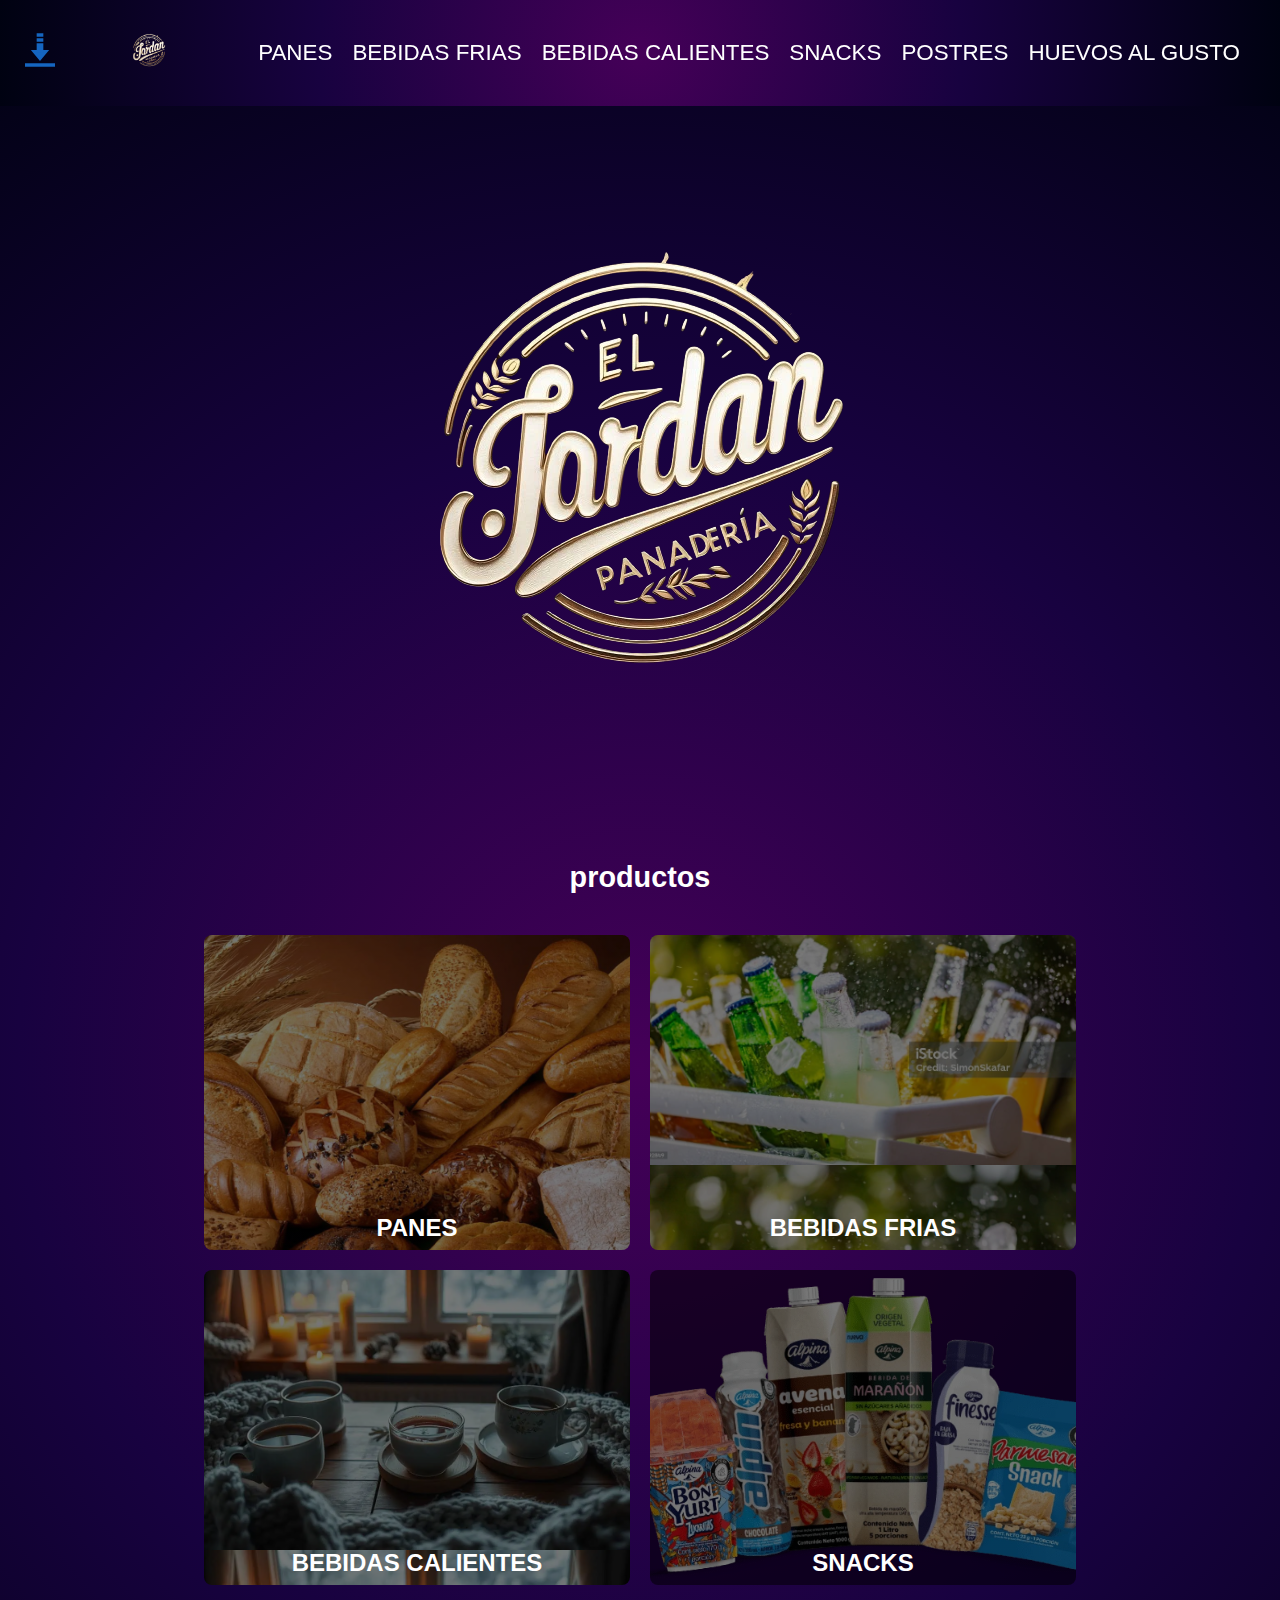
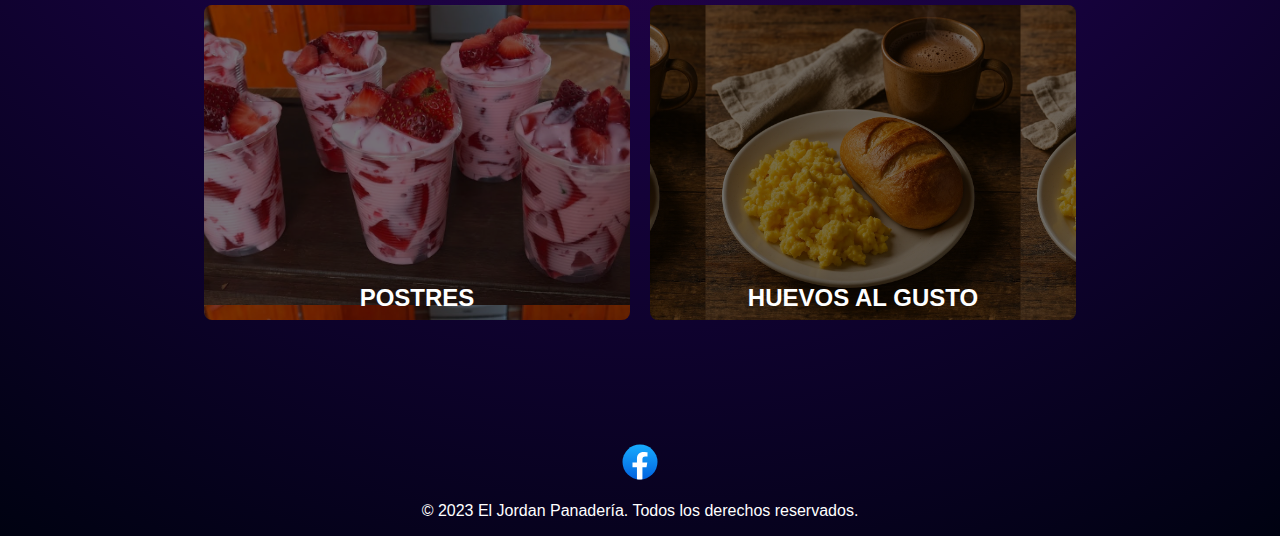
<file: index.html>
<!DOCTYPE html>
<html lang="es">
<head>
    <meta charset="UTF-8">
    <meta name="viewport" content="width=device-width, initial-scale=1.0">
    <title>El Jordan Panadería</title>
    <link rel="stylesheet" href="style.css">
    <link rel="icon" href="./img/logo-pana.jpg" type="image" class="favicon">
</head>
<body>
    <header class="header">
        <div class="logo-icon-container">
            <img class="logo-header" src="./img/download-svgrepo-com.svg" alt="logo" >
        </div>
        <div class="logo-icon-container">
            <img class="logo-header logo-central" src="./img/logoPanaSinFondo.webp" alt="logo" >
        </div>
        <input type="checkbox" id="menu-toggle" class="menu-toggle">
        <label for="menu-toggle" class="menu-icon" role="button">
            <img src="./img/menu.svg" alt="menu-icon" class="menu-icon__img">
        </label>
        <nav class="header-nav">
            <ul class="header-nav-list">
                <li class="header-nav-item"><a href="src/panes.html">PANES</a></li>
                <li class="header-nav-item"><a href="src/bebidas-frias.html">BEBIDAS FRIAS</a></li>
                <li class="header-nav-item"><a href="src/bebidas-calientes.html">BEBIDAS CALIENTES</a></li>
                <li class="header-nav-item"><a href="src/snacks.html">SNACKS</a></li>
                <li class="header-nav-item"><a href="src/postres.html">POSTRES</a></li>
                <li class="header-nav-item"><a href="src/huevos-al-gusto.html">HUEVOS AL GUSTO</a></li>
            </ul>
        </nav>
    </header>
    <main class="main">
        <a href="./index.html"><img src="./img/logoPanaSinFondo.webp" alt="hero-image" class="logoPana"></a>
    </main>
    <section class="Portfolio" id="portfolio">
        <h2 class="Portfolio__title">productos</h2>
        <div class="Portfolio__project-container">
            <a href="src/panes.html">
                <div class="Portfolio__project" id="panes">
                    <h2 class="Portfolio__project-name">PANES</h2>
                </div>
            </a>
            <a href="src/bebidas-frias.html">
                <div class="Portfolio__project" id="bebidasFrias">
                    <h2 class="Portfolio__project-name">BEBIDAS FRIAS</h2>
                </div>
            </a>
            <a href="src/bebidas-calientes.html">
                <div class="Portfolio__project" id="bebidasCalientes">
                    <h2 class="Portfolio__project-name">BEBIDAS CALIENTES</h2>
                </div>
            </a>
            <a href="src/snacks.html">
                <div class="Portfolio__project" id="snacks">
                    <h2 class="Portfolio__project-name">SNACKS</h2>
                </div>
            </a>
            <a href="src/postres.html">
                <div class="Portfolio__project" id="postres">
                    <h2 class="Portfolio__project-name">POSTRES</h2>
                </div>
            </a>
            <a href="src/huevos-al-gusto.html">
                <div class="Portfolio__project" id="huevosAlGusto">
                    <h2 class="Portfolio__project-name">HUEVOS AL GUSTO</h2>
                </div>
            </a>
        </div>
    </section>
    <footer class="footer">
        <div class="footer__container">
            <div class="footer__social-media">
                <a href="https://www.facebook.com/Panaderiaeljordanpitalito?mibextid=wwXIfr" class="footer__social-icon"><img src="./img/facebook.svg" alt="facebook" class="icon-facebook"></a>
            </div>
            <p class="footer__text">© 2023 El Jordan Panadería. Todos los derechos reservados.</p>
        </div>
    </footer>
    <script src="src/js/sinScroll.js"></script>
    <script src="src/js/blank.js"></script> 
    <script src="src/js/menuCheck.js"></script>
</body>
</html>
</file>
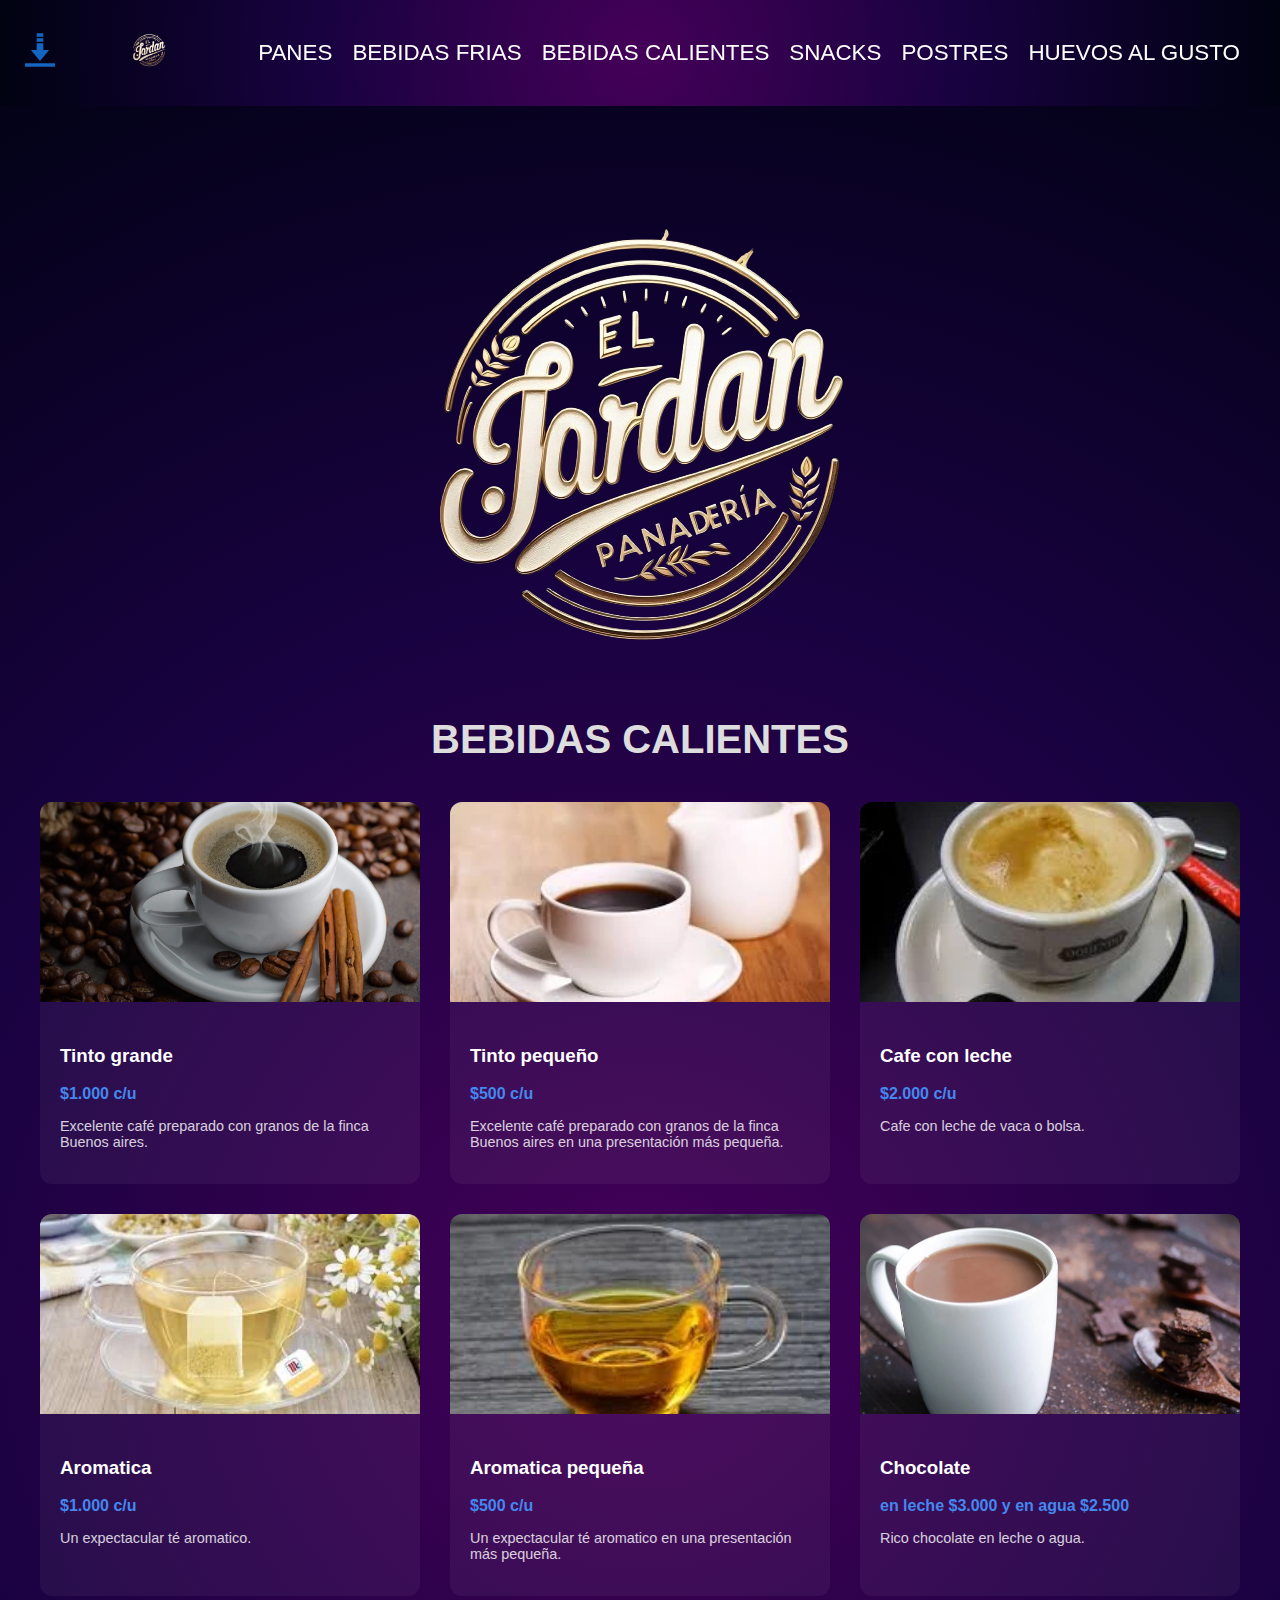
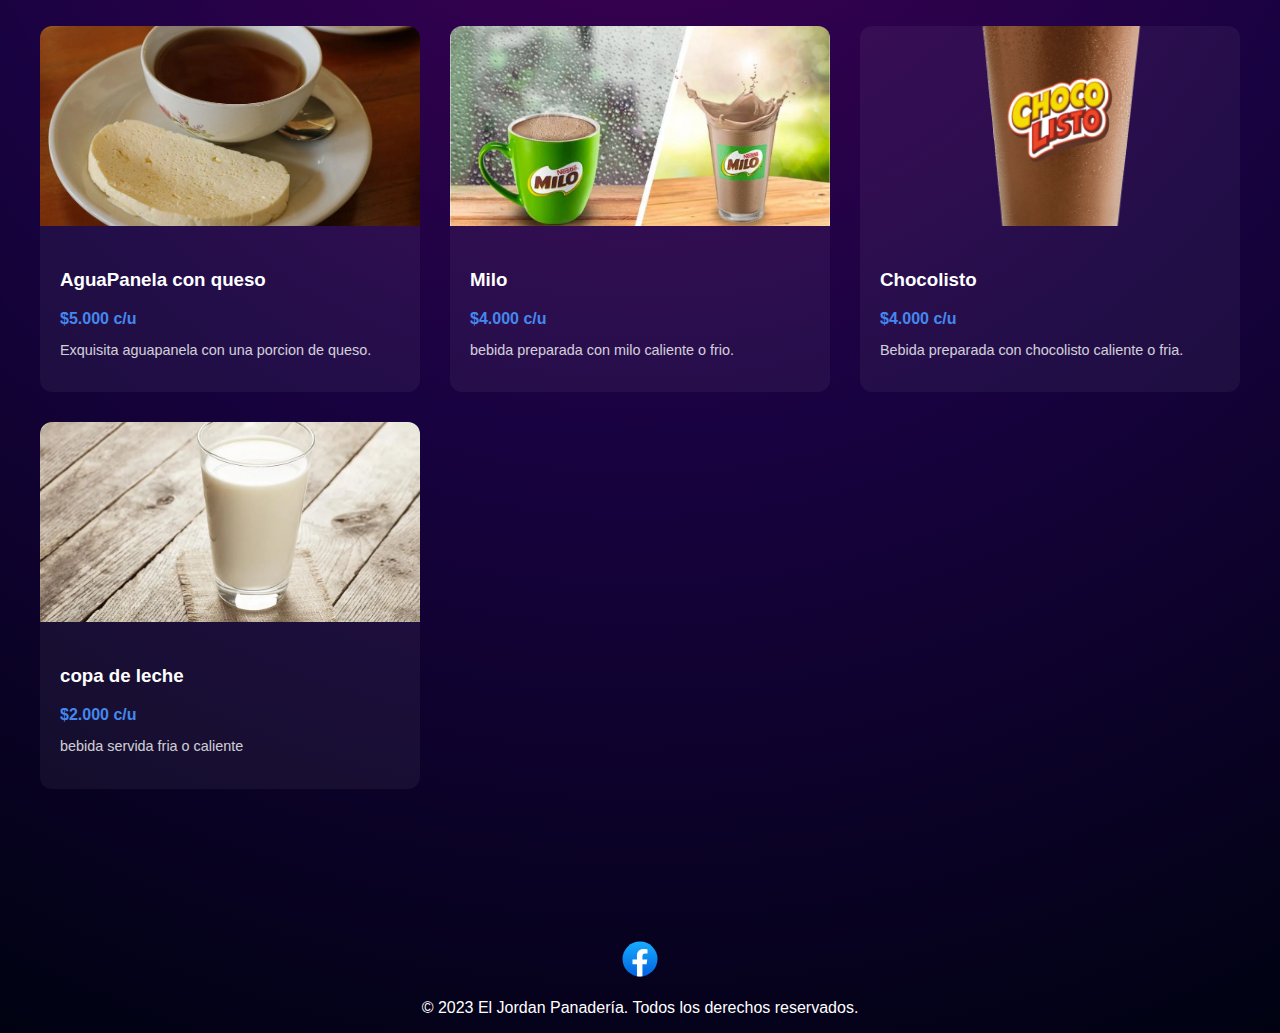
<file: src/bebidas-calientes.html>
<!DOCTYPE html>
<html lang="es">
<head>
    <!-- Mismo head que index.html -->
    <meta charset="UTF-8">
    <meta name="viewport" content="width=device-width, initial-scale=1.0">
    <title>Bebidas calientes | El Jordan Panadería</title>
    <link rel="stylesheet" href="../style.css">
    <link rel="icon" href="../img/logo-pana.jpg" type="image" class="favicon">
</head>
<body>
    <!-- Mismo header y menú -->
    <header class="header">
        <div class="logo-icon-container">
            <img class="logo-header" src="../img/download-svgrepo-com.svg" alt="logo" >
        </div>
        <div class="logo-icon-container">
            <a href="../index.html"><img class="logo-header logo-central" src="../img/logoPanaSinFondo.webp" alt="logo" ></a>
        </div>
        <input type="checkbox" id="menu-toggle" class="menu-toggle">
        <label for="menu-toggle" class="menu-icon" role="button">
            <img src="../img/menu.svg" alt="menu-icon" class="menu-icon__img">
        </label>
        <nav class="header-nav">
            <ul class="header-nav-list">
                <li class="header-nav-item"><a href="../src/panes.html">PANES</a></li>
                <li class="header-nav-item"><a href="../src/bebidas-frias.html">BEBIDAS FRIAS</a></li>
                <li class="header-nav-item"><a href="#">BEBIDAS CALIENTES</a></li>
                <li class="header-nav-item"><a href="../src/snacks.html">SNACKS</a></li>
                <li class="header-nav-item"><a href="../src/postres.html">POSTRES</a></li>
                <li class="header-nav-item"><a href="../src/huevos-al-gusto.html">HUEVOS AL GUSTO</a></li>
            </ul>
        </nav>
    </header>

    <main class="category-main">
        <a href="../index.html"><img src="../img/logoPanaSinFondo.webp" alt="hero-image" class="logoPana"></a>
        <h1 class="category-title">BEBIDAS CALIENTES</h1>
        <div class="category-grid">
            <!-- Ejemplo de producto -->
            <article class="product-card">
                <img src="../src/bebidas calientes/cafe-canela-grano.webp" alt=" Tinto" class="product-image">
                <div class="product-info">
                    <h3>Tinto grande</h3>
                    <p class="product-price">$1.000 c/u</p>
                    <p class="product-desc">Excelente café preparado con granos de la finca Buenos aires.</p>
                </div>
            </article>
            <article class="product-card">
                <img src="../src/bebidas calientes/cafe-pequeno.webp" alt=" Tinto" class="product-image">
                <div class="product-info">
                    <h3>Tinto pequeño</h3>
                    <p class="product-price">$500 c/u</p>
                    <p class="product-desc">Excelente café preparado con granos de la finca Buenos aires en una presentación más pequeña.</p>
                </div>
            </article>
            <article class="product-card">
                <img src="../src/bebidas calientes/cafe-con-leche.webp" alt="cafe-con-leche" class="product-image">
                <div class="product-info">
                    <h3>Cafe con leche</h3>
                    <p class="product-price">$2.000 c/u</p>
                    <p class="product-desc">Cafe con leche de vaca o bolsa.</p>
                </div>
            </article>
            <article class="product-card">
                <img src="../src/bebidas calientes/aromatica.webp" alt="aromatica" class="product-image">
                <div class="product-info">
                    <h3>Aromatica</h3>
                    <p class="product-price">$1.000 c/u</p>
                    <p class="product-desc">Un expectacular té aromatico.</p>
                </div>
            </article>
            <article class="product-card">
                <img src="../src/bebidas calientes/te pequeño.webp" alt="aromatica" class="product-image">
                <div class="product-info">
                    <h3>Aromatica pequeña</h3>
                    <p class="product-price">$500 c/u</p>
                    <p class="product-desc">Un expectacular té aromatico en una presentación más pequeña.</p>
                </div>
            </article>
            <article class="product-card">
                <img src="../src/bebidas calientes/chocolate.webp" alt="chocolate" class="product-image">
                <div class="product-info">
                    <h3>Chocolate</h3>
                    <p class="product-price">en leche $3.000 y en agua $2.500</p>
                    <p class="product-desc">Rico chocolate en leche o agua.</p>
                </div>
            </article>
            <article class="product-card">
                <img src="../src/bebidas calientes/AguapanelaConQueso.webp" alt="AguapanelaConQueso" class="product-image">
                <div class="product-info">
                    <h3>AguaPanela con queso</h3>
                    <p class="product-price">$5.000 c/u</p>
                    <p class="product-desc">Exquisita aguapanela con una porcion de queso.</p>
                </div>
            </article>
            <article class="product-card">
                <img src="../src/bebidas calientes/milo.webp" alt="milo" class="product-image">
                <div class="product-info">
                    <h3>Milo</h3>
                    <p class="product-price">$4.000 c/u</p>
                    <p class="product-desc">bebida preparada con milo caliente o frio.</p>
                </div>
            </article>
            </article>
            <article class="product-card">
                <img src="../src/bebidas calientes/chocolisto.webp" alt="AguapanelaConQueso" class="product-image">
                <div class="product-info">
                    <h3>Chocolisto</h3>
                    <p class="product-price">$4.000 c/u</p>
                    <p class="product-desc">Bebida preparada con chocolisto caliente o fria.</p>
                </div>
            </article>
            <article class="product-card">
                <img src="../src/bebidas-frias/leche.webp" alt="leche" class="product-image">
                <div class="product-info">
                    <h3>copa de leche</h3>
                    <p class="product-price">$2.000 c/u</p>
                    <p class="product-desc">bebida servida fria o caliente</p>
                </div>
            </article>
            <!-- Repetir para otros productos -->
        </div>
    </main>

    <!-- Mismo footer -->
    <footer class="footer">
        <div class="footer__container">
            <div class="footer__social-media">
                <a href="https://www.facebook.com/Panaderiaeljordanpitalito?mibextid=wwXIfr" class="footer__social-icon"><img src="../img/facebook.svg" alt="facebook" class="icon-facebook"></a>
            </div>
            <p class="footer__text">© 2023 El Jordan Panadería. Todos los derechos reservados.</p>
        </div>
    </footer>
    <script src="../src/js/filter.js"></script>
    <script src="../src/js/blank.js"></script>
</body>
</html>
</file>
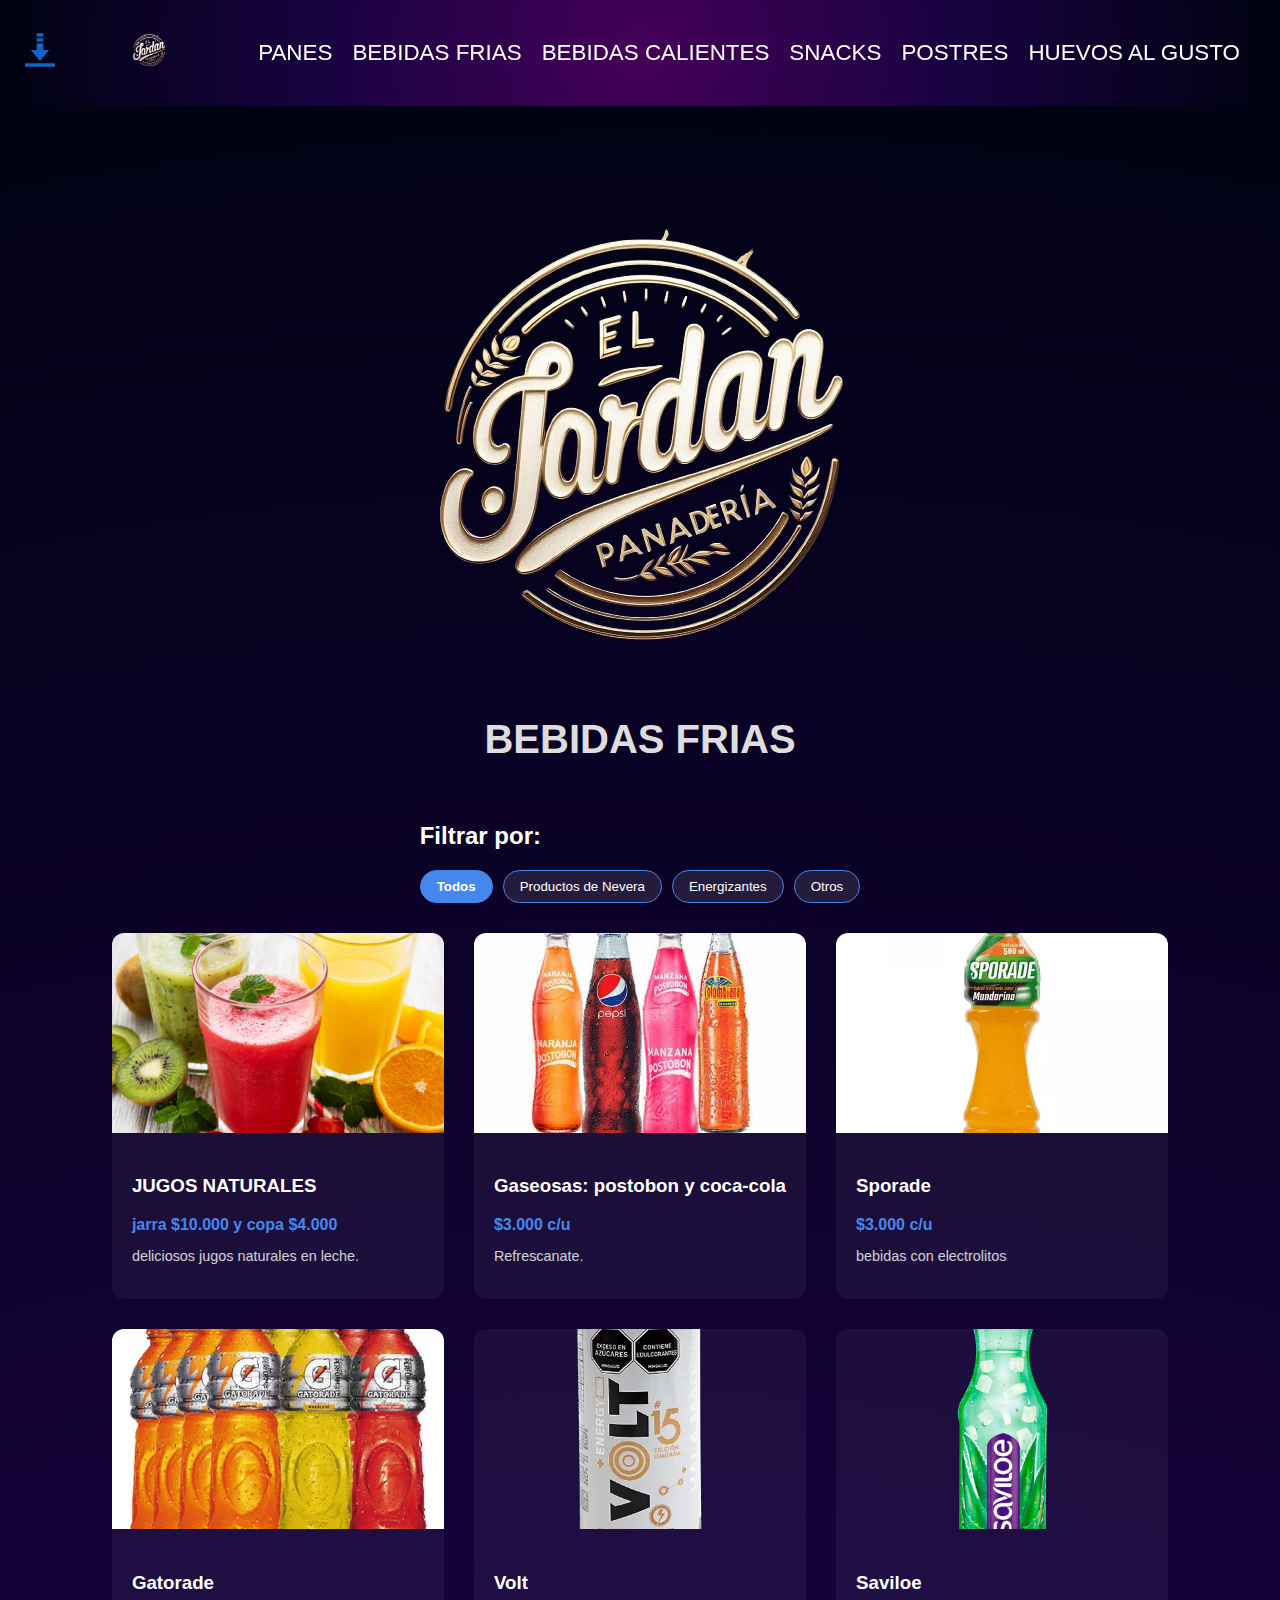
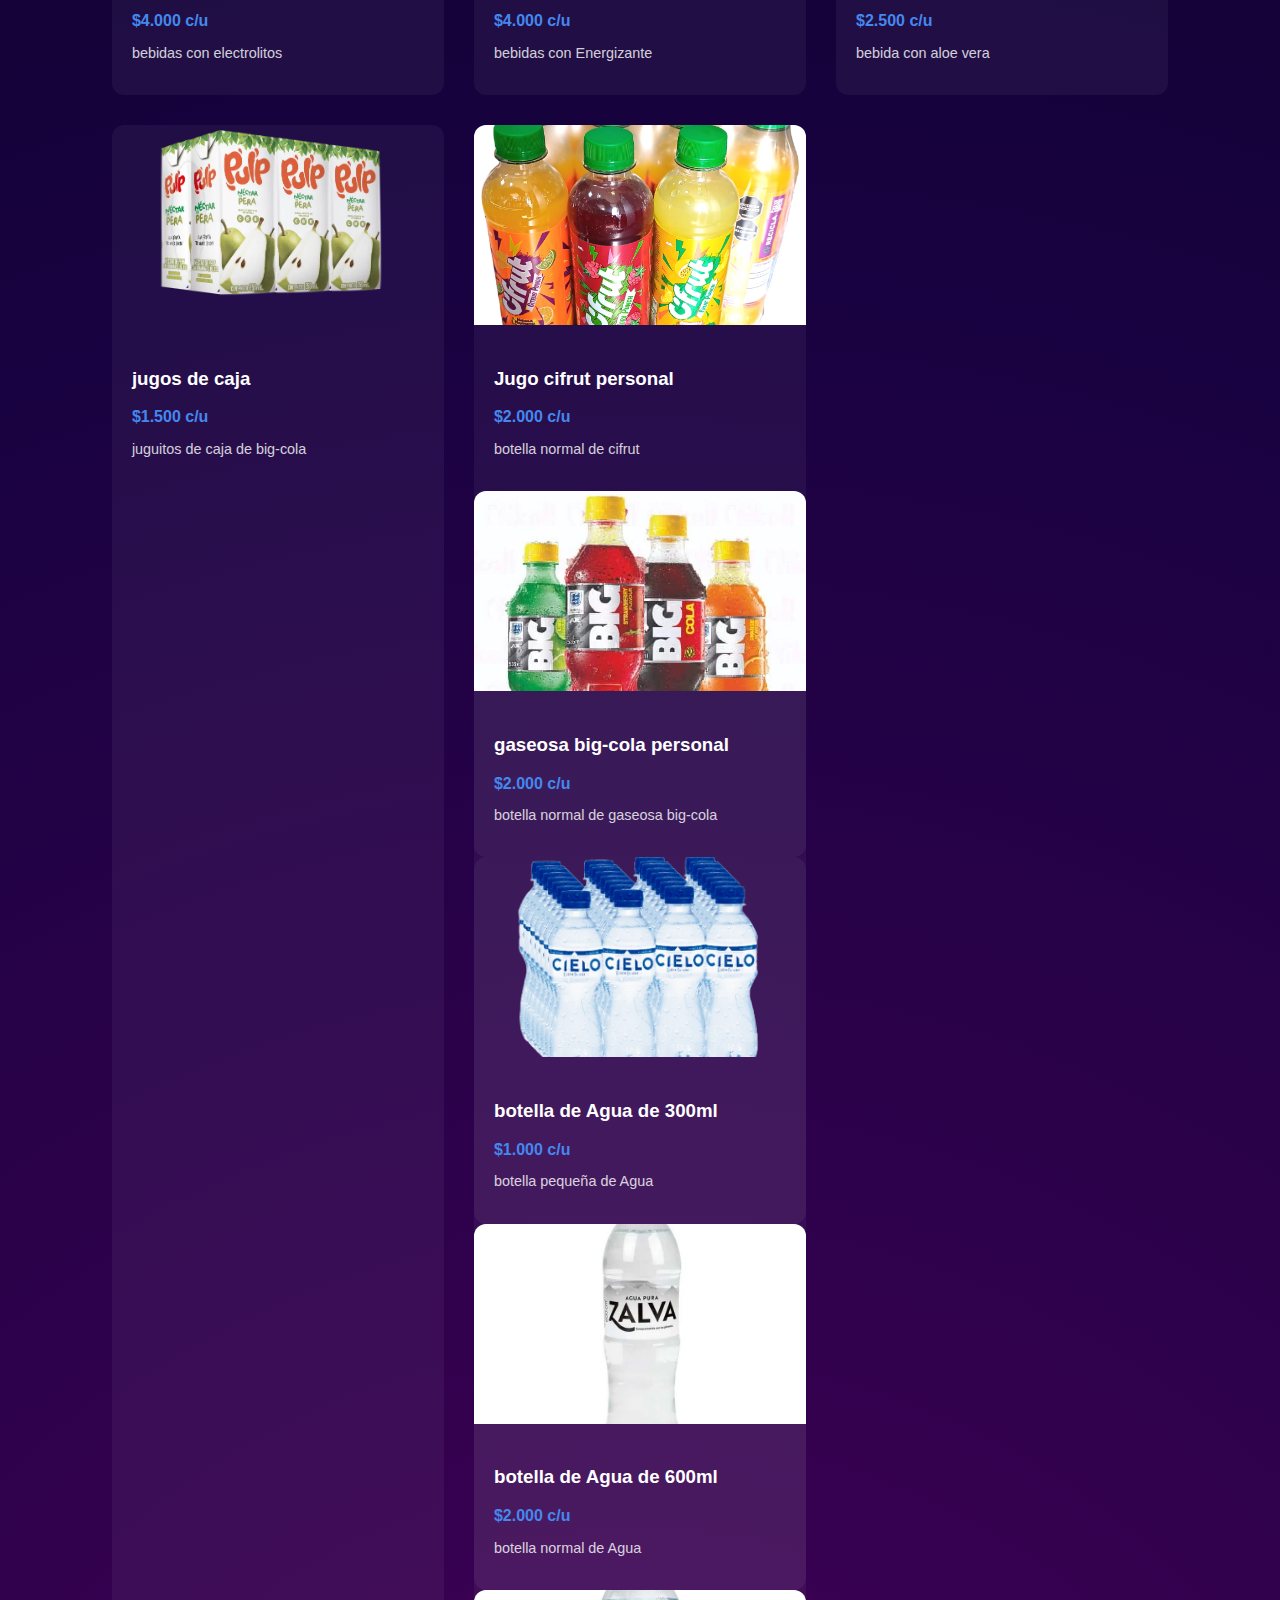
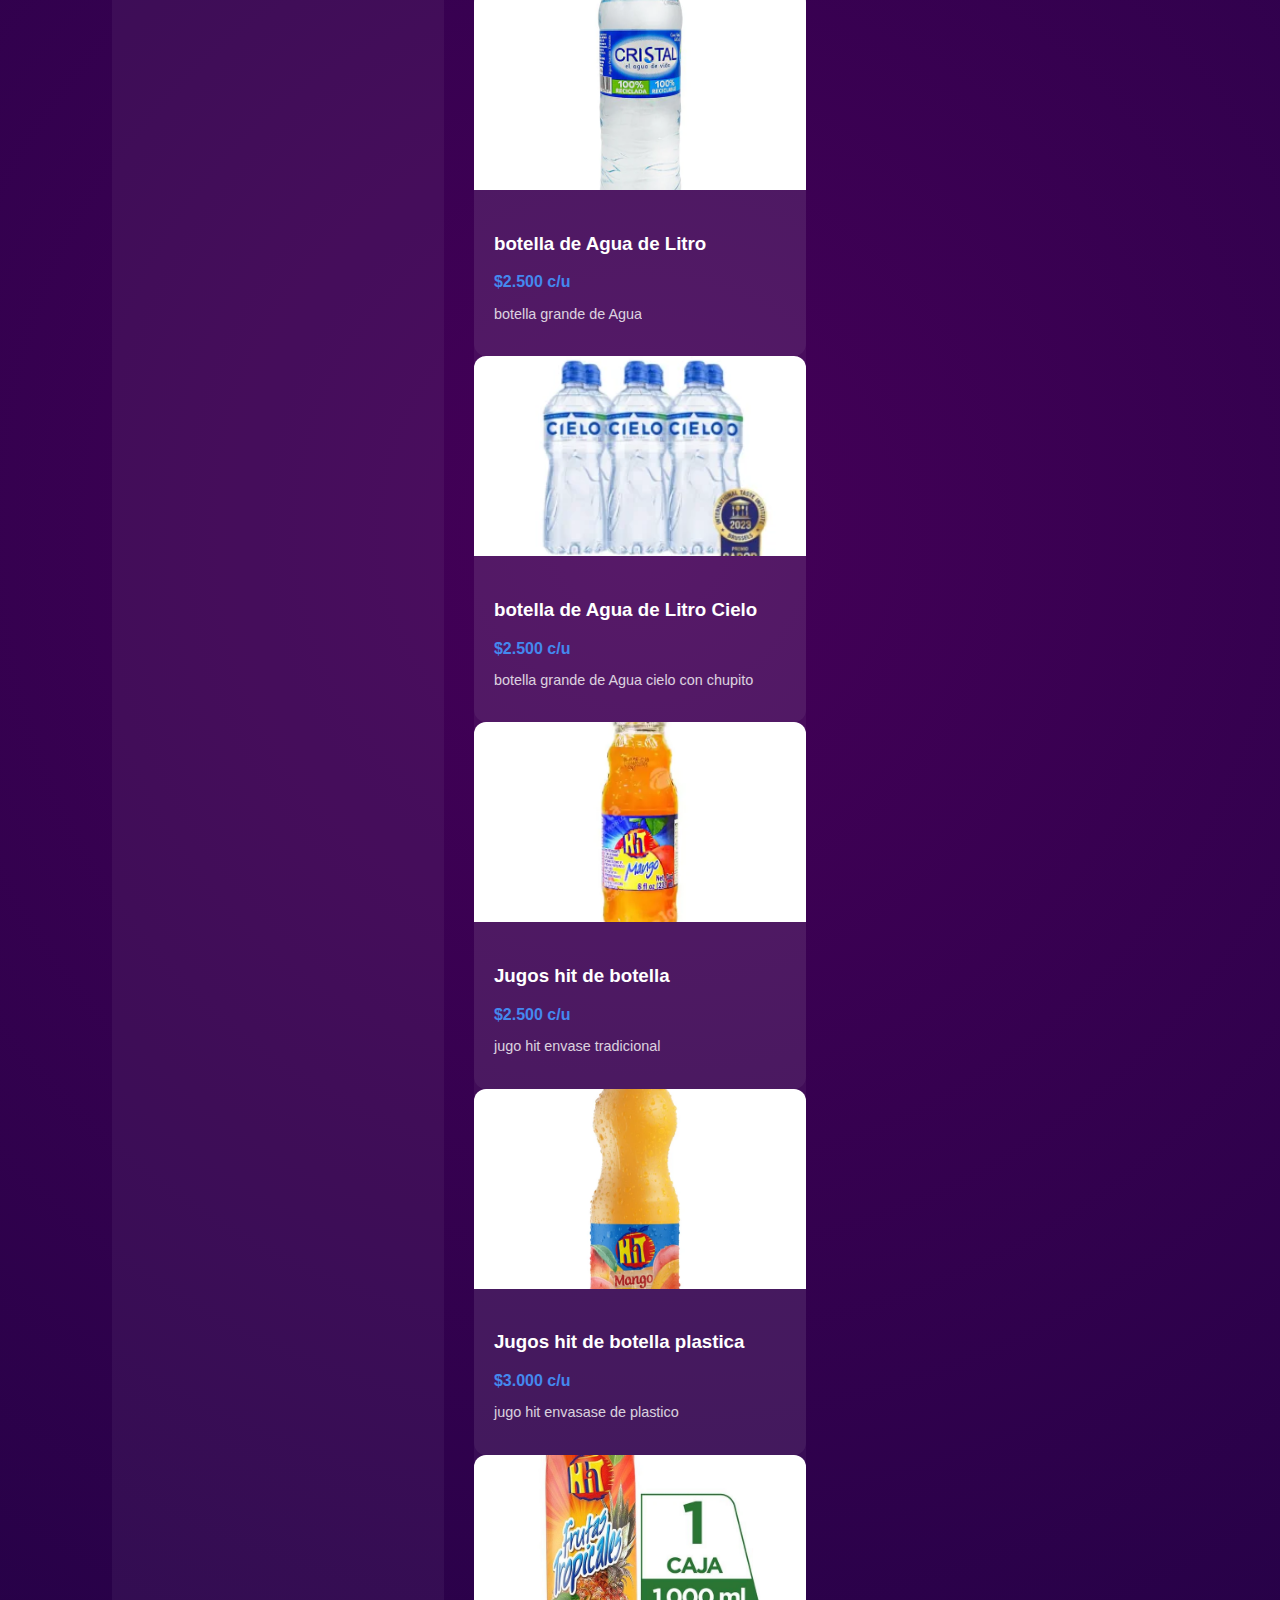
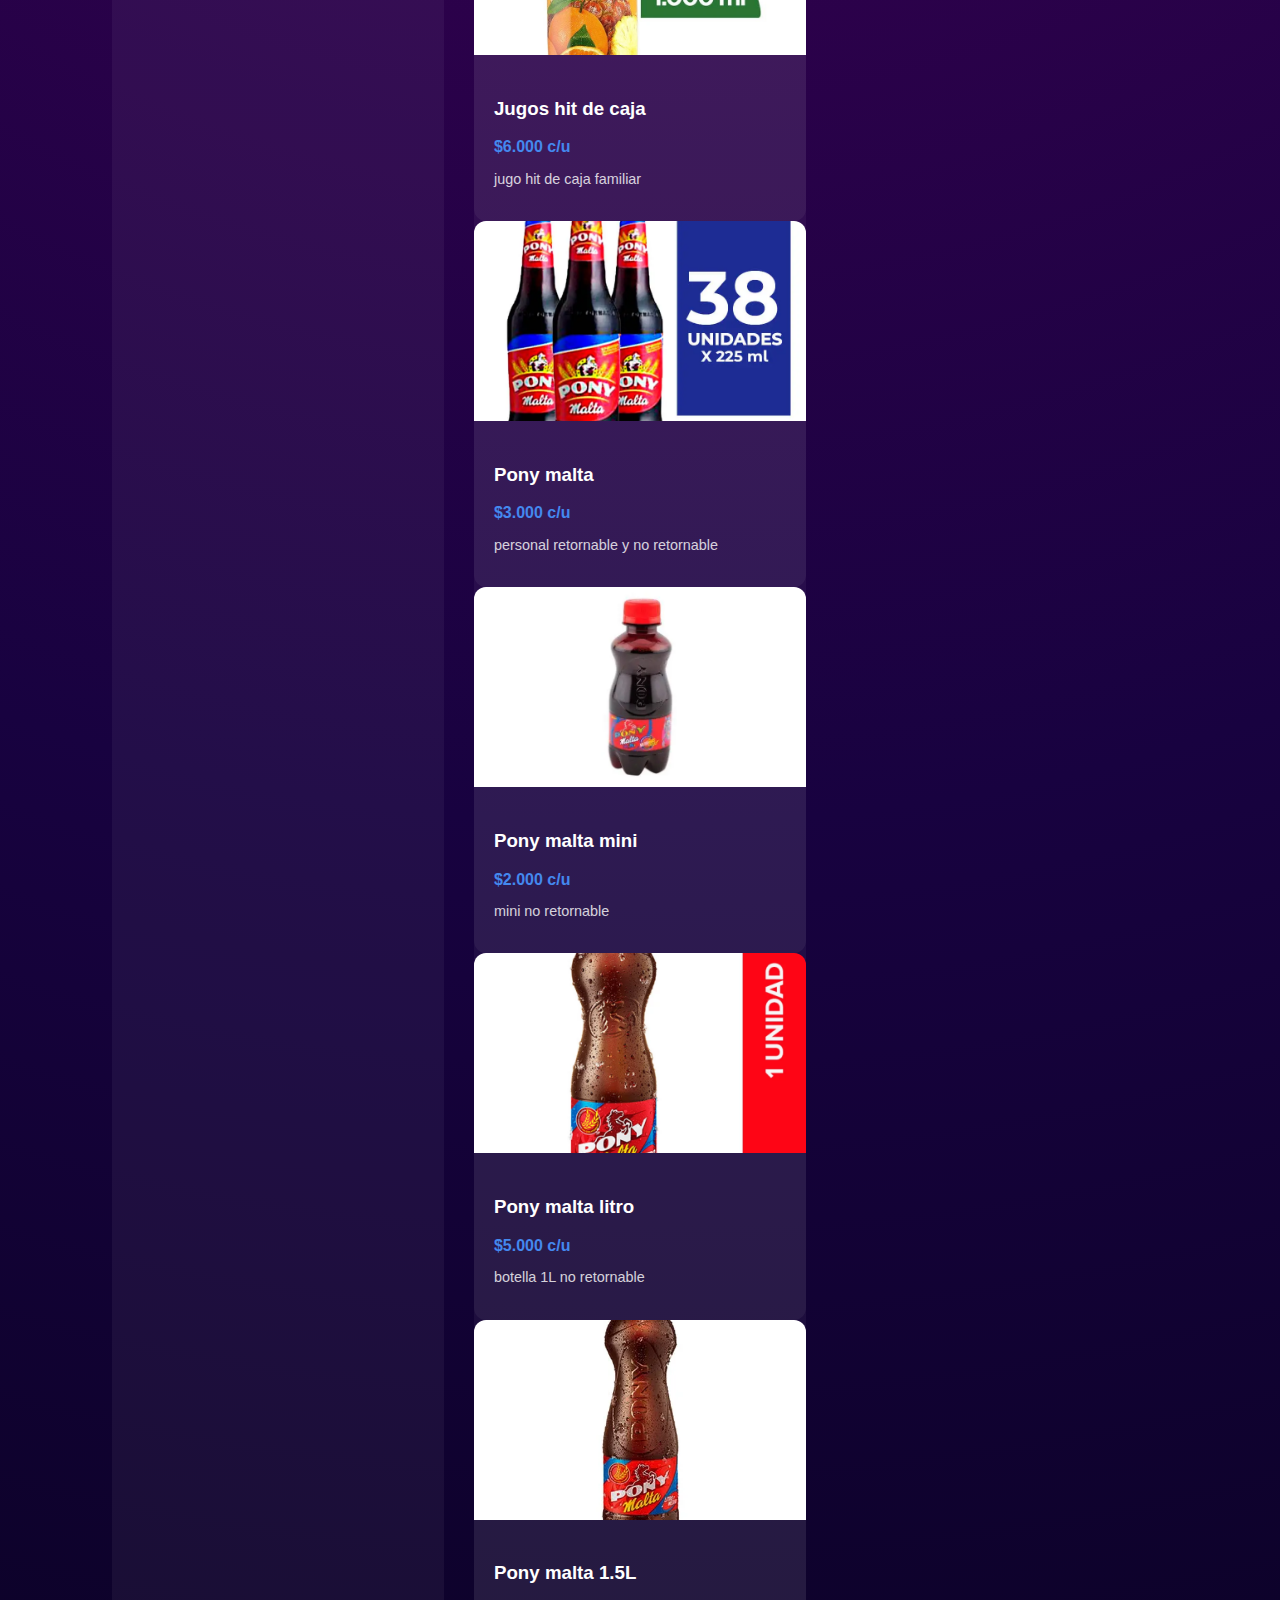
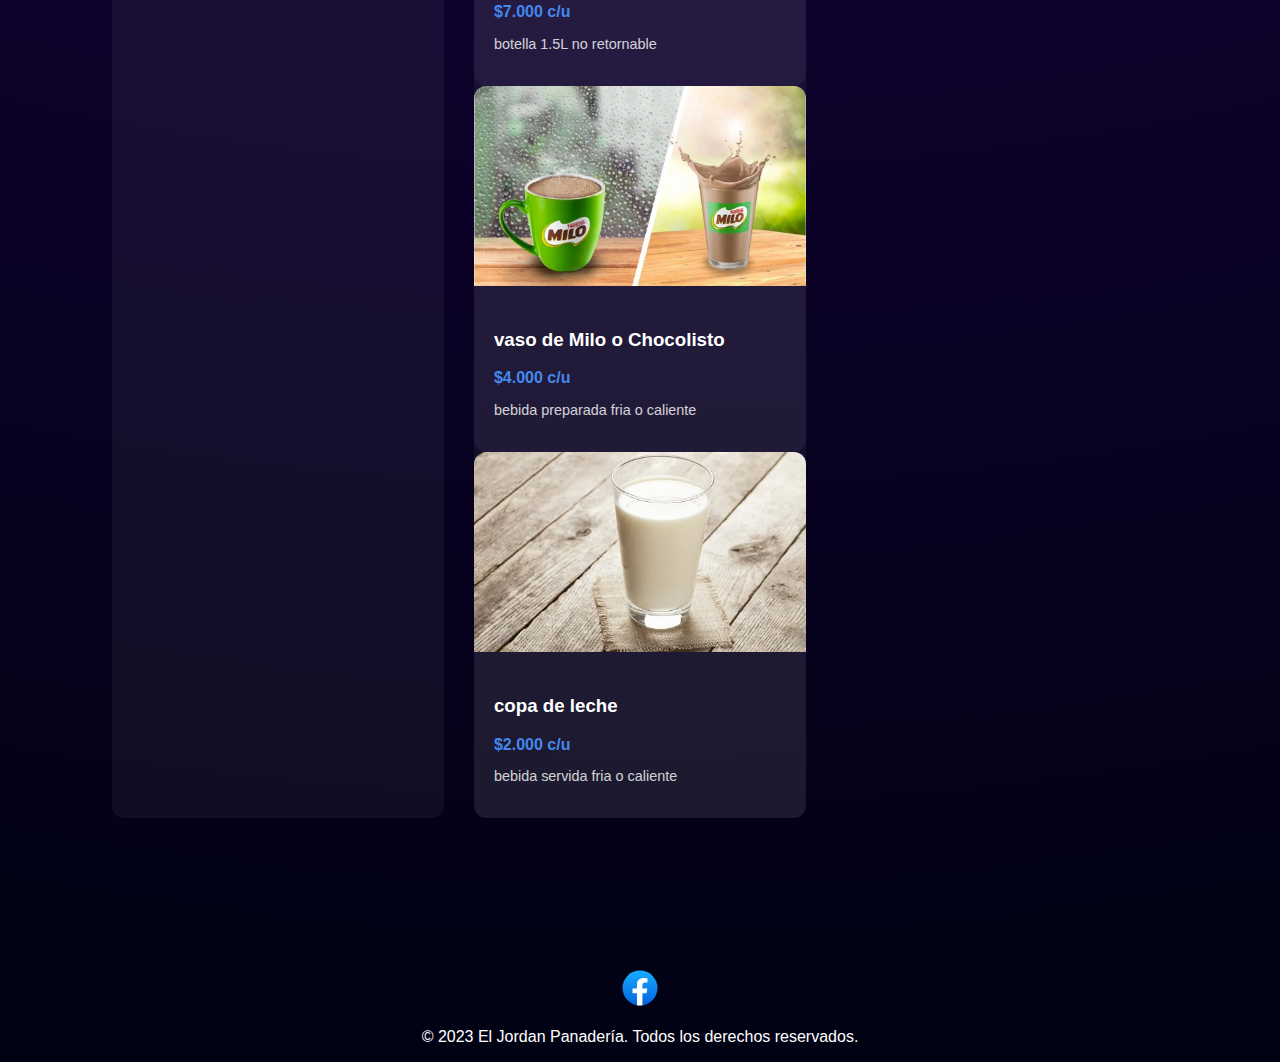
<file: src/bebidas-frias.html>
<!DOCTYPE html>
<html lang="es">
<head>
    <!-- Mismo head que index.html -->
    <meta charset="UTF-8">
    <meta name="viewport" content="width=device-width, initial-scale=1.0">
    <title>Panes | El Jordan Panadería</title>
    <link rel="stylesheet" href="../style.css">
    <link rel="icon" href="../img/logo-pana.jpg" type="image" class="favicon">
</head>
<body>
    <!-- Mismo header y menú -->
    <header class="header">
        <div class="logo-icon-container">
            <img class="logo-header" src="../img/download-svgrepo-com.svg" alt="logo" >
        </div>
        <div class="logo-icon-container">
            <a href="../index.html"><img class="logo-header logo-central" src="../img/logoPanaSinFondo.webp" alt="logo" ></a>
        </div>
        <input type="checkbox" id="menu-toggle" class="menu-toggle">
        <label for="menu-toggle" class="menu-icon" role="button">
            <img src="../img/menu.svg" alt="menu-icon" class="menu-icon__img">
        </label>
        <nav class="header-nav">
            <ul class="header-nav-list">
                <li class="header-nav-item"><a href="../src/panes.html">PANES</a></li>
                <li class="header-nav-item"><a href="#">BEBIDAS FRIAS</a></li>
                <li class="header-nav-item"><a href="../src/bebidas-calientes.html">BEBIDAS CALIENTES</a></li>
                <li class="header-nav-item"><a href="../src/snacks.html">SNACKS</a></li>
                <li class="header-nav-item"><a href="../src/postres.html">POSTRES</a></li>
                <li class="header-nav-item"><a href="../src/huevos-al-gusto.html">HUEVOS AL GUSTO</a></li>
            </ul>
        </nav>
    </header>

    <main class="category-main">
        <a href="../index.html"><img src="../img/logoPanaSinFondo.webp" alt="hero-image" class="logoPana"></a>
        <h1 class="category-title">BEBIDAS FRIAS</h1>
        <section class="filters">
            <h2 class="filters__title">Filtrar por:</h2>
            <div class="filters__container">
                <!-- Botones de filtro -->
                <button class="filter-btn active" data-filter="all">Todos</button>
                <button class="filter-btn" data-filter="Nevera">Productos de Nevera</button>
                <button class="filter-btn" data-filter="Energizante">Energizantes</button>
                <button class="filter-btn" data-filter="Otros">Otros</button>
            </div>
        </section>

        <div class="category-grid">
            <!-- Ejemplo de producto -->
            <article class="product-card">
                <img src="../src/bebidas-frias/jugos-naturales.webp" alt="Gaseosas" class="product-image">
                <div class="product-info">
                    <h3>JUGOS NATURALES </h3>
                    <p class="product-price">jarra $10.000  y copa $4.000</p>
                    <p class="product-desc">deliciosos jugos naturales en leche.</p>
                </div>
            </article>
            <article class="product-card" data-category="Nevera">
                <img src="../src/bebidas-frias/postobon.webp" alt="Gaseosas" class="product-image">
                <div class="product-info">
                    <h3>Gaseosas: postobon y coca-cola </h3>
                    <p class="product-price">$3.000 c/u</p>
                    <p class="product-desc">Refrescanate.</p>
                </div>
            </article>
            <article class="product-card" data-category="Energizante">
                <img src="../src/bebidas-frias/sporade.webp" alt="Sporade" class="product-image">
                <div class="product-info">
                    <h3>Sporade</h3>
                    <p class="product-price">$3.000 c/u</p>
                    <p class="product-desc">bebidas con electrolitos</p>
                </div>
            </article>
            <article class="product-card" data-category="Energizante">
                <img src="../src/bebidas-frias/gatorade.webp" alt="Gatorade" class="product-image">
                <div class="product-info">
                    <h3>Gatorade</h3>
                    <p class="product-price">$4.000 c/u</p>
                    <p class="product-desc">bebidas con electrolitos</p>
                </div>
            </article>
            <article class="product-card" data-category="Energizante">
                <img src="../src/bebidas-frias/volt.webp" alt="Volt" class="product-image">
                <div class="product-info">
                    <h3>Volt</h3>
                    <p class="product-price">$4.000 c/u</p>
                    <p class="product-desc">bebidas con Energizante</p>
                </div>
            </article>
            <article class="product-card" data-category="Nevera">
                <img src="../src/bebidas-frias/saviloe.webp" alt="Saviloe" class="product-image">
                <div class="product-info">
                    <h3>Saviloe</h3>
                    <p class="product-price">$2.500 c/u</p>
                    <p class="product-desc">bebida con aloe vera</p>
                </div>
            </article>
            <article class="product-card" data-category="Nevera">
                <img src="../src/bebidas-frias/cajitas.webp" alt="juguitos" class="product-image">
                <div class="product-info">
                    <h3>jugos de caja</h3>
                    <p class="product-price">$1.500 c/u</p>
                    <p class="product-desc">juguitos de caja de big-cola</p>
                </div>
            </article>
            <article class="product-card" data-category="Nevera">
                <img src="../src/bebidas-frias/cifrut.webp" alt="cifrut" class="product-image">
                <div class="product-info">
                    <h3>Jugo cifrut personal</h3>
                    <p class="product-price">$2.000 c/u</p>
                    <p class="product-desc">botella normal de cifrut</p>
                </div>
            <article class="product-card" data-category="Nevera">
                <img src="../src/bebidas-frias/big-cola.webp" alt="big-cola" class="product-image">
                <div class="product-info">
                    <h3>gaseosa big-cola personal</h3>
                    <p class="product-price">$2.000 c/u</p>
                    <p class="product-desc">botella normal de gaseosa big-cola</p>
                </div>
            </article>
            <article class="product-card" data-category="Nevera">
                <img src="../src/bebidas-frias/agua-mini.webp" alt="agua-mini" class="product-image">
                <div class="product-info">
                    <h3>botella de Agua de 300ml</h3>
                    <p class="product-price">$1.000 c/u</p>
                    <p class="product-desc">botella pequeña de Agua</p>
                </div>
            </article>
            <article class="product-card" data-category="Nevera">
                <img src="../src/bebidas-frias/agua.webp" alt="agua" class="product-image">
                <div class="product-info">
                    <h3>botella de Agua de 600ml</h3>
                    <p class="product-price">$2.000 c/u</p>
                    <p class="product-desc">botella normal de Agua</p>
                </div>
            </article>
            <article class="product-card" data-category="Nevera">
                <img src="../src/bebidas-frias/litro.webp" alt="agua" class="product-image">
                <div class="product-info">
                    <h3>botella de Agua de Litro</h3>
                    <p class="product-price">$2.500 c/u</p>
                    <p class="product-desc">botella grande de Agua</p>
                </div>
            </article>
            <article class="product-card" data-category="Nevera">
                <img src="../src/bebidas-frias/chupito.webp" alt="agua" class="product-image">
                <div class="product-info">
                    <h3>botella de Agua de Litro Cielo</h3>
                    <p class="product-price">$2.500 c/u</p>
                    <p class="product-desc">botella grande de Agua cielo con chupito</p>
                </div>
            </article>
            <article class="product-card" data-category="Nevera">
                <img src="../src/bebidas-frias/vidrio.webp" alt="hit" class="product-image">
                <div class="product-info">
                    <h3>Jugos hit de botella</h3>
                    <p class="product-price">$2.500 c/u</p>
                    <p class="product-desc">jugo hit envase tradicional</p>
                </div>
            </article>
            <article class="product-card" data-category="Nevera">
                <img src="../src/bebidas-frias/plastico.webp" alt="hit" class="product-image">
                <div class="product-info">
                    <h3>Jugos hit de botella plastica</h3>
                    <p class="product-price">$3.000 c/u</p>
                    <p class="product-desc">jugo hit envasase de plastico</p>
                </div>
            </article>
            <article class="product-card" data-category="Nevera">
                <img src="../src/bebidas-frias/familiar.webp" alt="hit" class="product-image">
                <div class="product-info">
                    <h3>Jugos hit de caja</h3>
                    <p class="product-price">$6.000 c/u</p>
                    <p class="product-desc">jugo hit de caja familiar</p>
                </div>
            </article>
            <article class="product-card" data-category="Nevera">
                <img src="../src/bebidas-frias/pony-retornable.webp" alt="pony" class="product-image">
                <div class="product-info">
                    <h3>Pony malta</h3>
                    <p class="product-price">$3.000 c/u</p>
                    <p class="product-desc">personal retornable y no retornable</p>
                </div>
            </article>
            <article class="product-card" data-category="Nevera">
                <img src="../src/bebidas-frias/pony-mini.webp" alt="pony" class="product-image">
                <div class="product-info">
                    <h3>Pony malta mini</h3>
                    <p class="product-price">$2.000 c/u</p>
                    <p class="product-desc">mini no retornable</p>
                </div>
            </article>
            <article class="product-card" data-category="Nevera">
                <img src="../src/bebidas-frias/pony-litro.webp" alt="pony" class="product-image">
                <div class="product-info">
                    <h3>Pony malta litro</h3>
                    <p class="product-price">$5.000 c/u</p>
                    <p class="product-desc">botella 1L no retornable</p>
                </div>
            </article>
            <article class="product-card" data-category="Nevera">
                <img src="../src/bebidas-frias/pony-1.5.webp" alt="pony" class="product-image">
                <div class="product-info">
                    <h3>Pony malta 1.5L</h3>
                    <p class="product-price">$7.000 c/u</p>
                    <p class="product-desc">botella 1.5L no retornable</p>
                </div>
            </article>
            <article class="product-card" data-category="Otros">
                <img src="../src/bebidas calientes/milo.webp" alt="milo" class="product-image">
                <div class="product-info">
                    <h3>vaso de Milo o Chocolisto</h3>
                    <p class="product-price">$4.000 c/u</p>
                    <p class="product-desc">bebida preparada fria o caliente</p>
                </div>
            </article>
            <article class="product-card" data-category="Otros">
                <img src="../src/bebidas-frias/leche.webp" alt="leche" class="product-image">
                <div class="product-info">
                    <h3>copa de leche</h3>
                    <p class="product-price">$2.000 c/u</p>
                    <p class="product-desc">bebida servida fria o caliente</p>
                </div>
            </article>
            <!-- Repetir para otros productos -->
        </div>
    </main>

    <!-- Mismo footer -->
    <footer class="footer">
        <div class="footer__container">
            <div class="footer__social-media">
                <a href="https://www.facebook.com/Panaderiaeljordanpitalito?mibextid=wwXIfr" class="footer__social-icon"><img src="../img/facebook.svg" alt="facebook" class="icon-facebook"></a>
            </div>
            <p class="footer__text">© 2023 El Jordan Panadería. Todos los derechos reservados.</p>
        </div>
    </footer>
    <script src="../src/js/filter-drink.js"></script>
    <script src="../src/js/blank.js"></script>
</body>
</html>
</file>
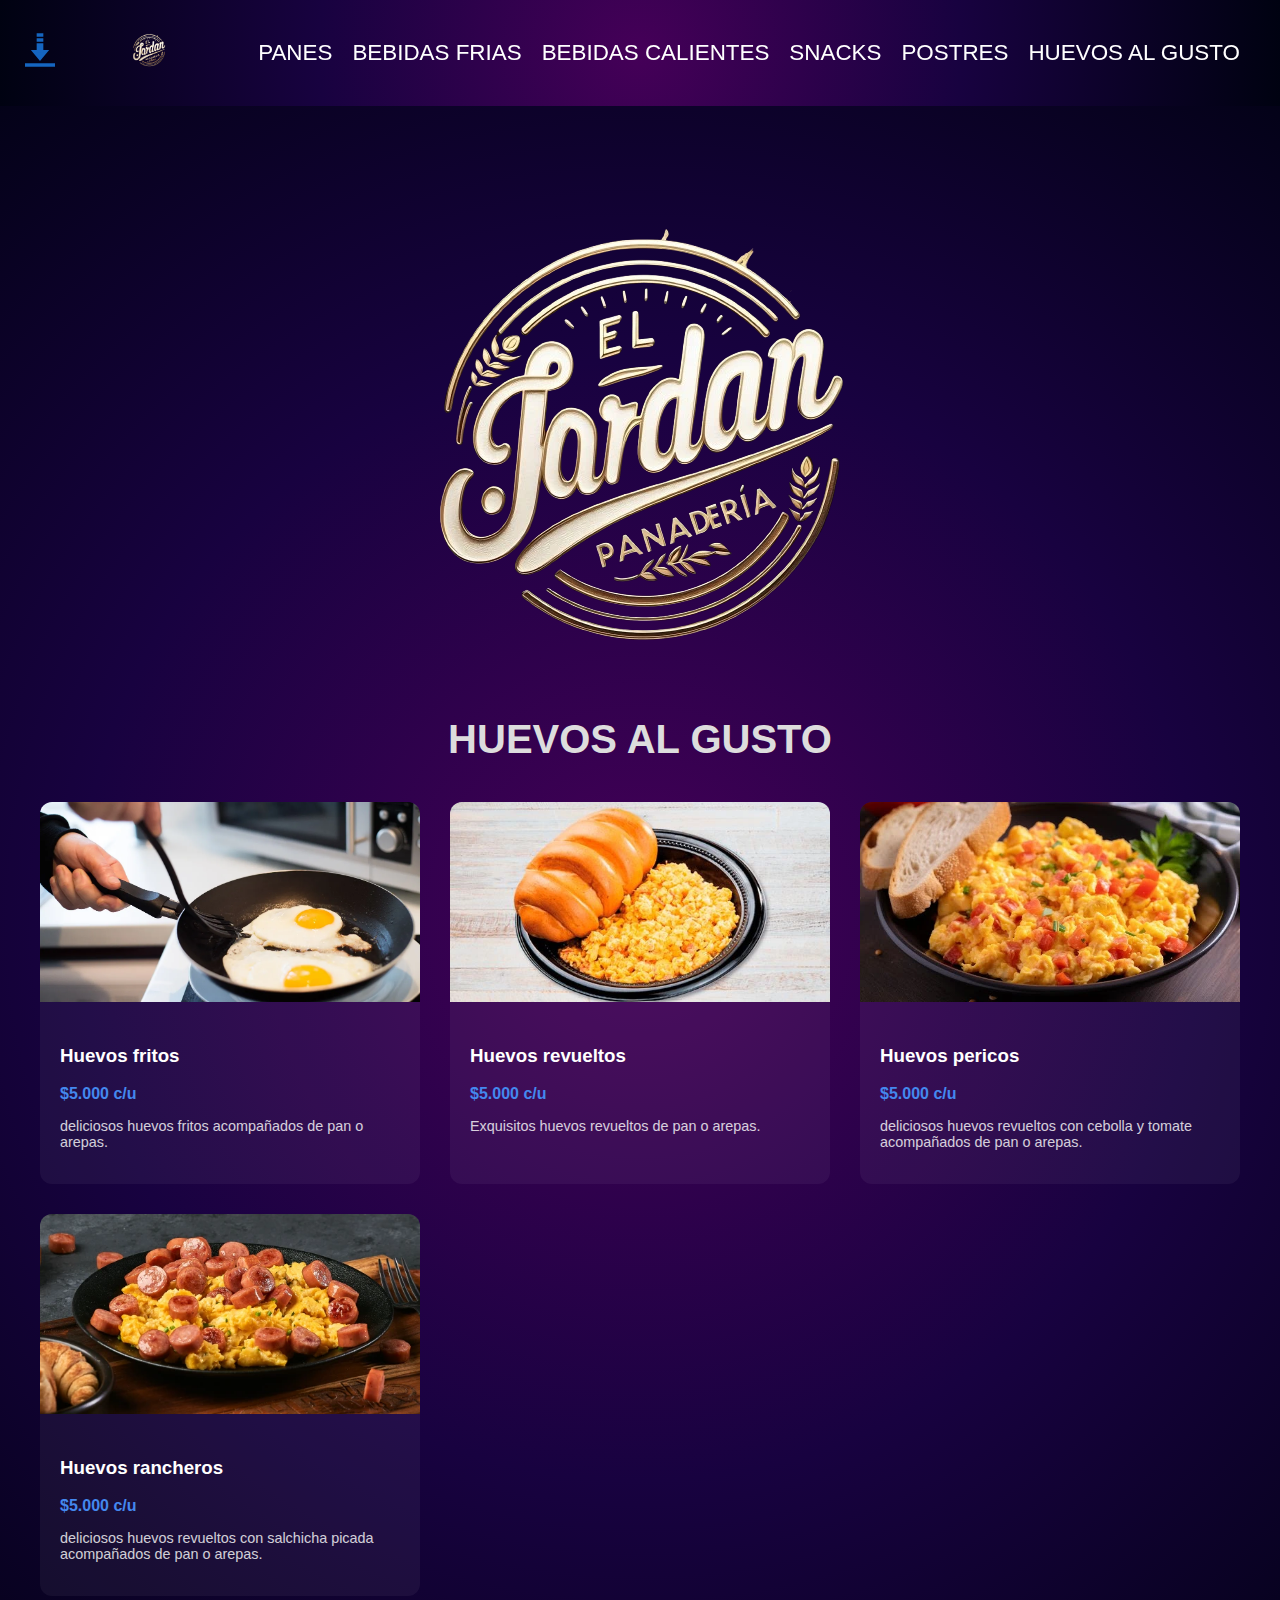
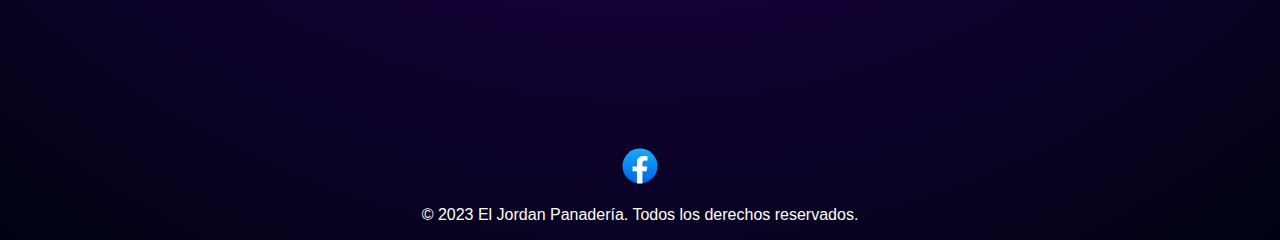
<file: src/huevos-al-gusto.html>
<!DOCTYPE html>
<html lang="es">
<head>
    <!-- Mismo head que index.html -->
    <meta charset="UTF-8">
    <meta name="viewport" content="width=device-width, initial-scale=1.0">
    <title>Panes | El Jordan Panadería</title>
    <link rel="stylesheet" href="../style.css">
    <link rel="icon" href="../img/logo-pana.jpg" type="image" class="favicon">
</head>
<body>
    <!-- Mismo header y menú -->
    <header class="header">
        <div class="logo-icon-container">
            <img class="logo-header" src="../img/download-svgrepo-com.svg" alt="logo" >
        </div>
        <div class="logo-icon-container">
            <a href="../index.html"><img class="logo-header logo-central" src="../img/logoPanaSinFondo.webp" alt="logo" ></a>
        </div>
        <input type="checkbox" id="menu-toggle" class="menu-toggle">
        <label for="menu-toggle" class="menu-icon" role="button">
            <img src="../img/menu.svg" alt="menu-icon" class="menu-icon__img">
        </label>
        <nav class="header-nav">
            <ul class="header-nav-list">
                <li class="header-nav-item"><a href="../src/panes.html">PANES</a></li>
                <li class="header-nav-item"><a href="../src/bebidas-frias.html">BEBIDAS FRIAS</a></li>
                <li class="header-nav-item"><a href="../src/bebidas calientes/">BEBIDAS CALIENTES</a></li>
                <li class="header-nav-item"><a href="../src/snacks.html">SNACKS</a></li>
                <li class="header-nav-item"><a href="../src/postres.html">POSTRES</a></li>
                <li class="header-nav-item"><a href="#">HUEVOS AL GUSTO</a></li>
            </ul>
        </nav>
    </header>

    <main class="category-main">
        <a href="../index.html"><img src="../img/logoPanaSinFondo.webp" alt="hero-image" class="logoPana"></a>
        <h1 class="category-title">HUEVOS AL GUSTO</h1>
        <div class="category-grid">
            <!-- Ejemplo de producto -->
            <article class="product-card" >
                <img src="../src/huevos-al-gusto/huevos-fritos.webp" alt="huevos-fritos" class="product-image">
                <div class="product-info">
                    <h3>Huevos fritos</h3>
                    <p class="product-price">$5.000 c/u</p>
                    <p class="product-desc">deliciosos huevos fritos acompañados de pan o arepas.</p>
                </div>
            </article>
            <article class="product-card" >
                <img src="../src/huevos-al-gusto/huevos-revueltos.webp" alt="huevos-fritos" class="product-image">
                <div class="product-info">
                    <h3>Huevos revueltos</h3>
                    <p class="product-price">$5.000 c/u</p>
                    <p class="product-desc">Exquisitos huevos revueltos de pan o arepas.</p>
                </div>
            </article>
            <article class="product-card" >
                <img src="../src/huevos-al-gusto/huevos-pericos.webp" alt="huevos-fritos" class="product-image">
                <div class="product-info">
                    <h3>Huevos pericos</h3>
                    <p class="product-price">$5.000 c/u</p>
                    <p class="product-desc">deliciosos huevos revueltos con cebolla y tomate acompañados de pan o arepas.</p>
                </div>
            </article>
            <article class="product-card" >
                <img src="../src/huevos-al-gusto/huevos-rancheros.webp" alt="huevos-fritos" class="product-image">
                <div class="product-info">
                    <h3>Huevos rancheros</h3>
                    <p class="product-price">$5.000 c/u</p>
                    <p class="product-desc">deliciosos huevos revueltos con salchicha picada acompañados de pan o arepas.</p>
                </div>
            </article>
            <!-- Repetir para otros productos -->
        </div>
    </main>

    <!-- Mismo footer -->
    <footer class="footer">
        <div class="footer__container">
            <div class="footer__social-media">
                <a href="https://www.facebook.com/Panaderiaeljordanpitalito?mibextid=wwXIfr" class="footer__social-icon"><img src="../img/facebook.svg" alt="facebook" class="icon-facebook"></a>
            </div>
            <p class="footer__text">© 2023 El Jordan Panadería. Todos los derechos reservados.</p>
        </div>
    </footer>
    <script src="../src/js/filter.js"></script>
    <script src="../src/js/blank.js"></script>
</body>
</html>
</file>
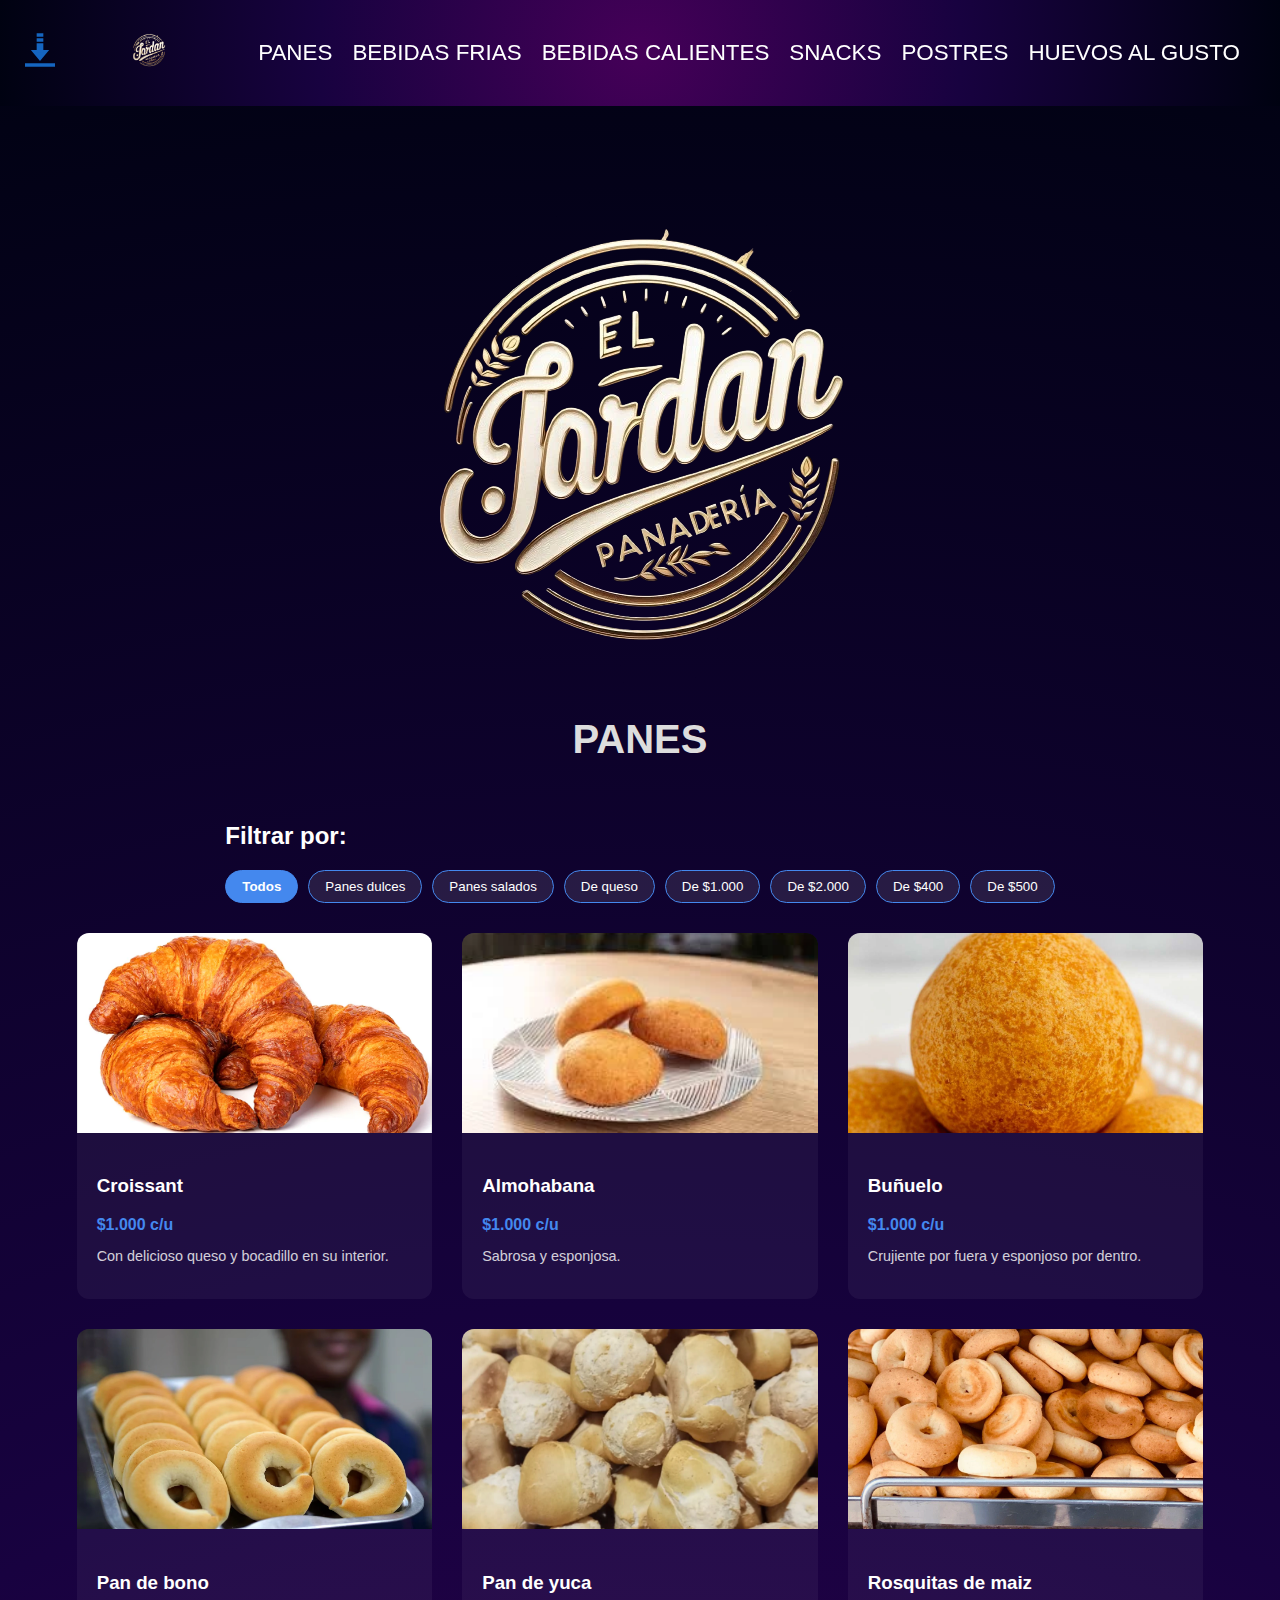
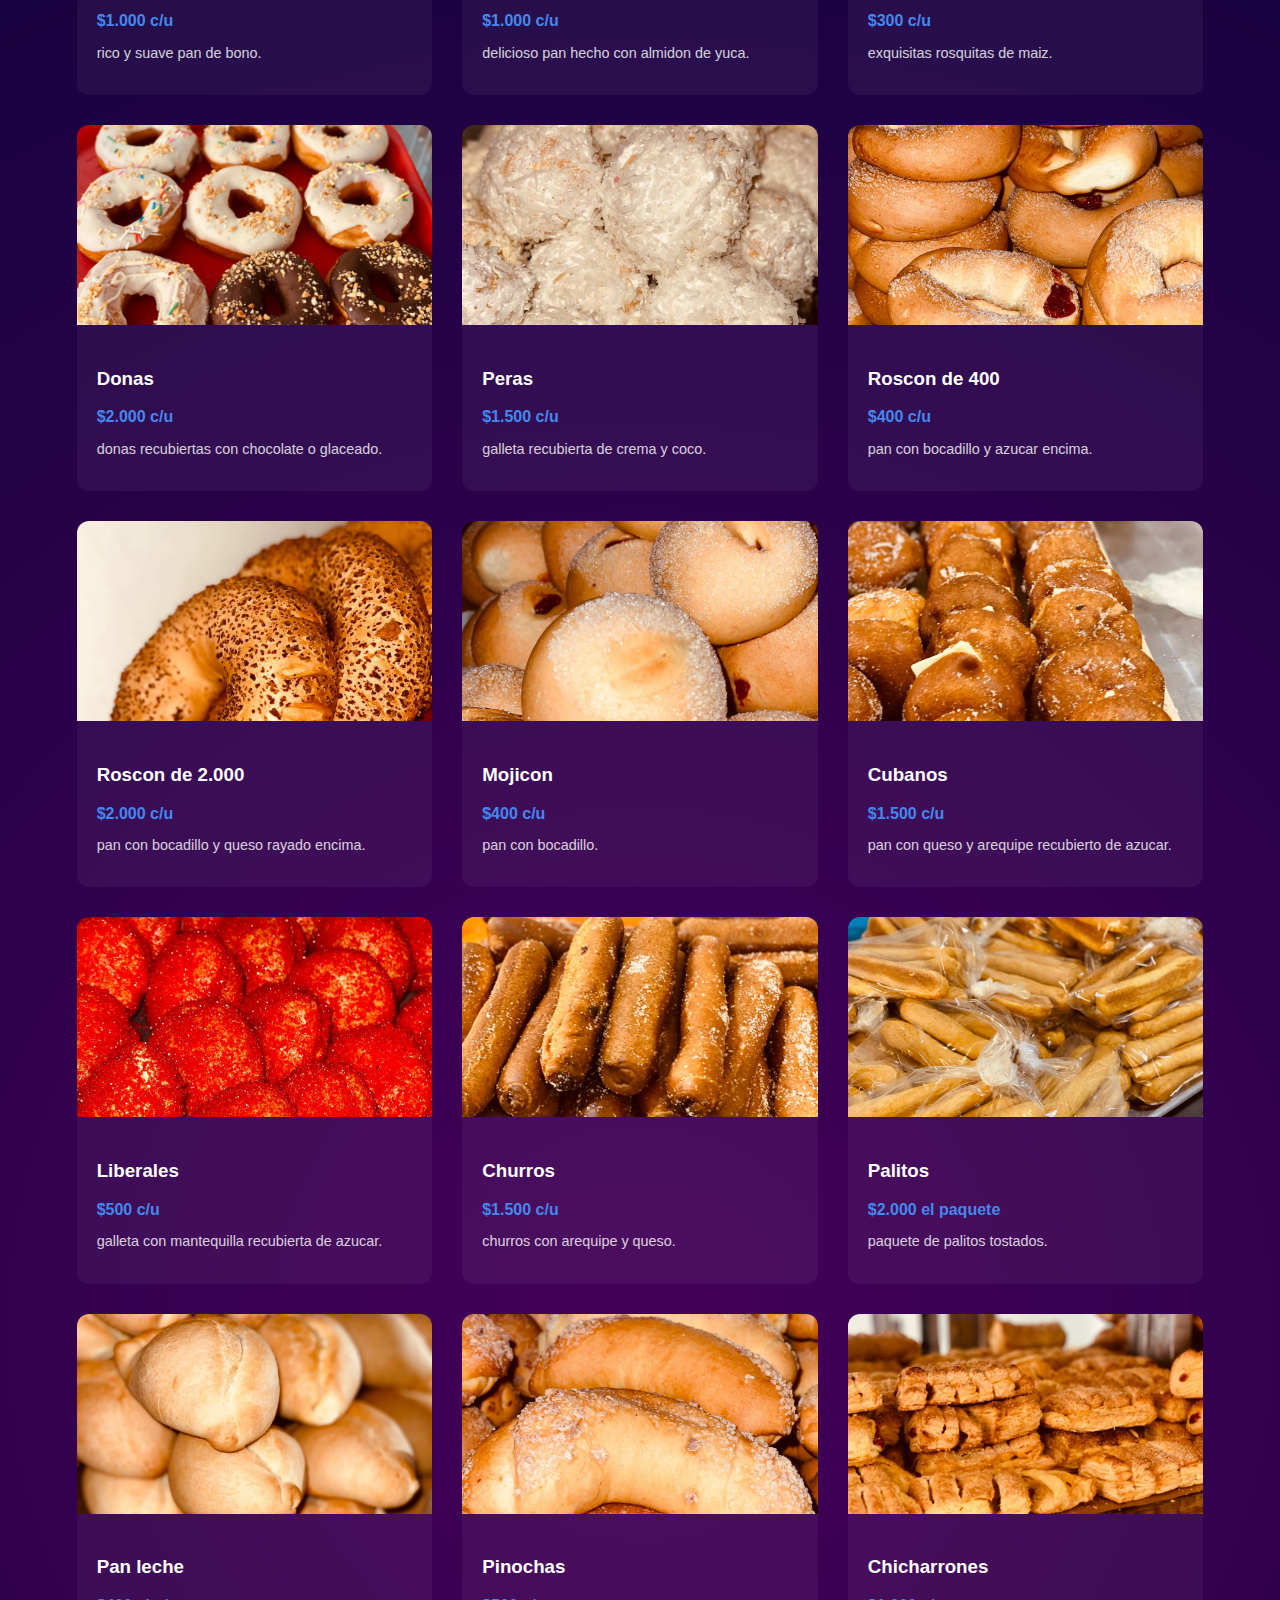
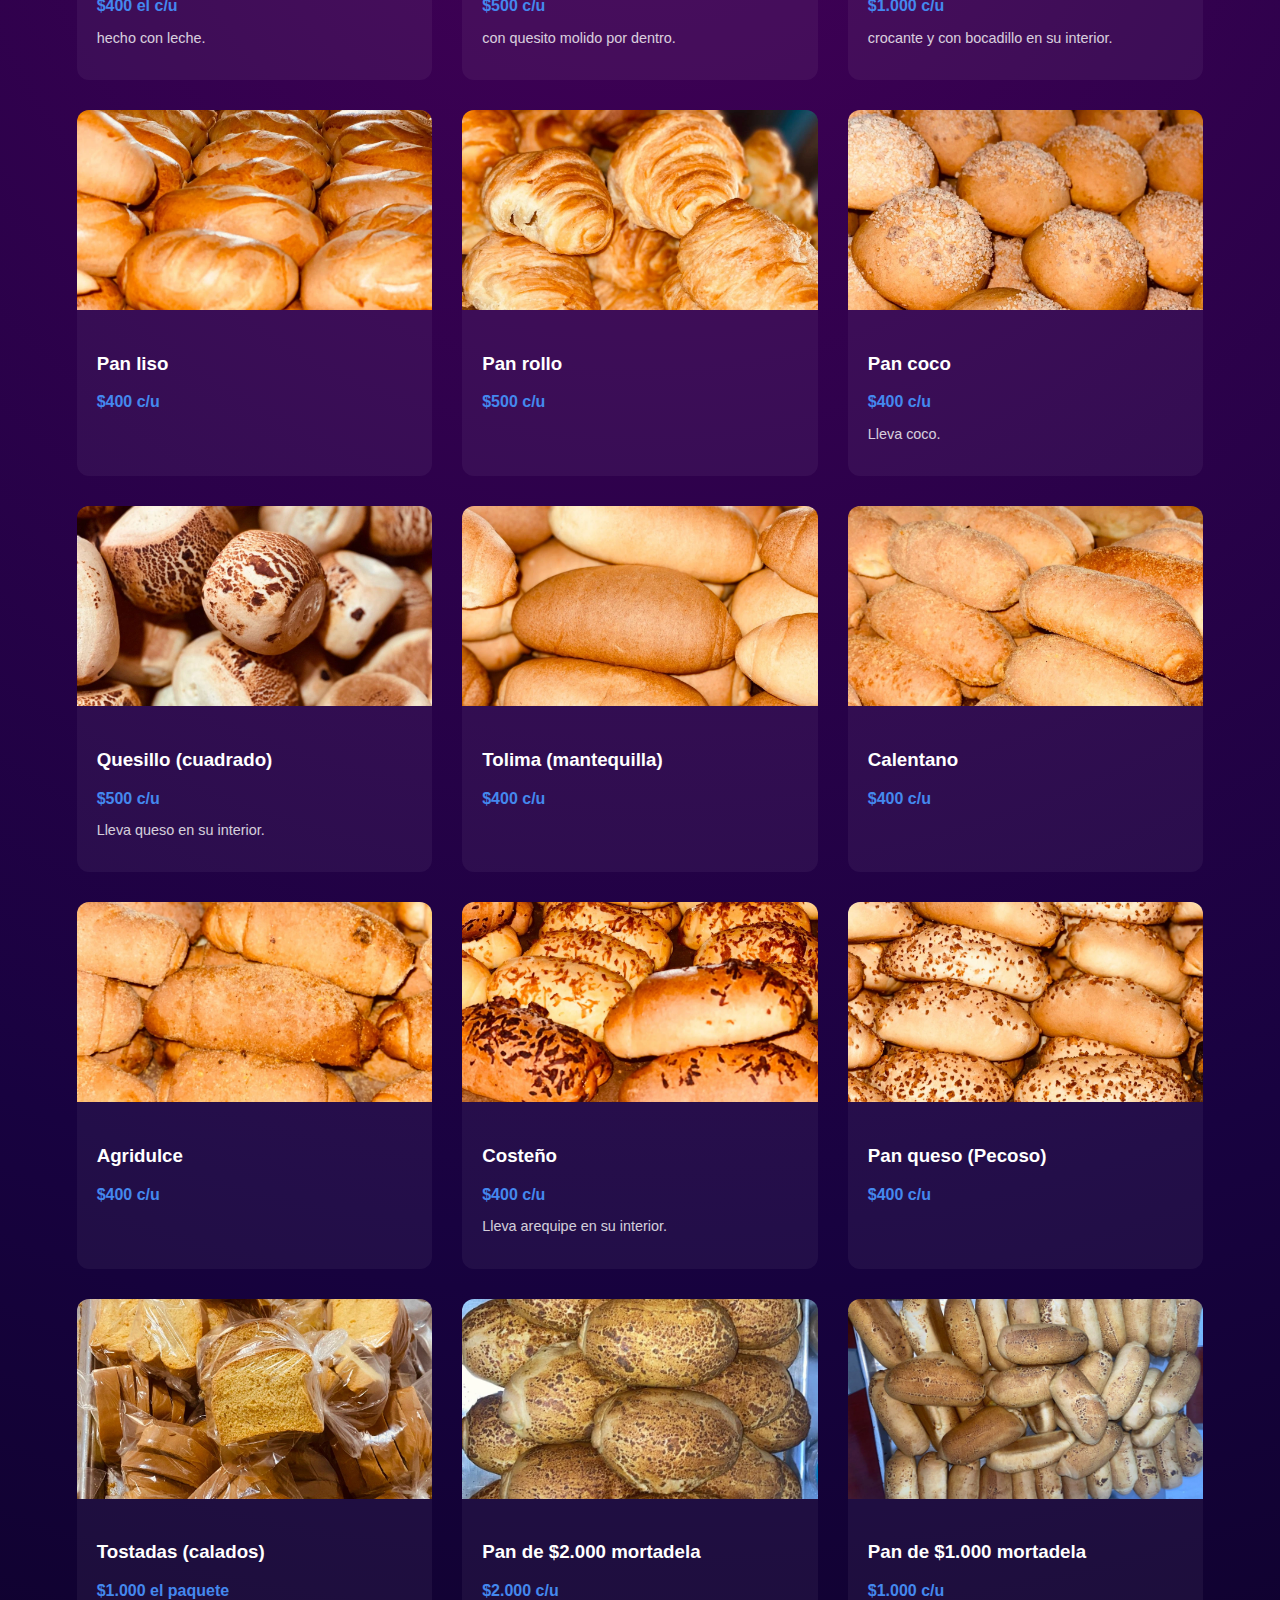
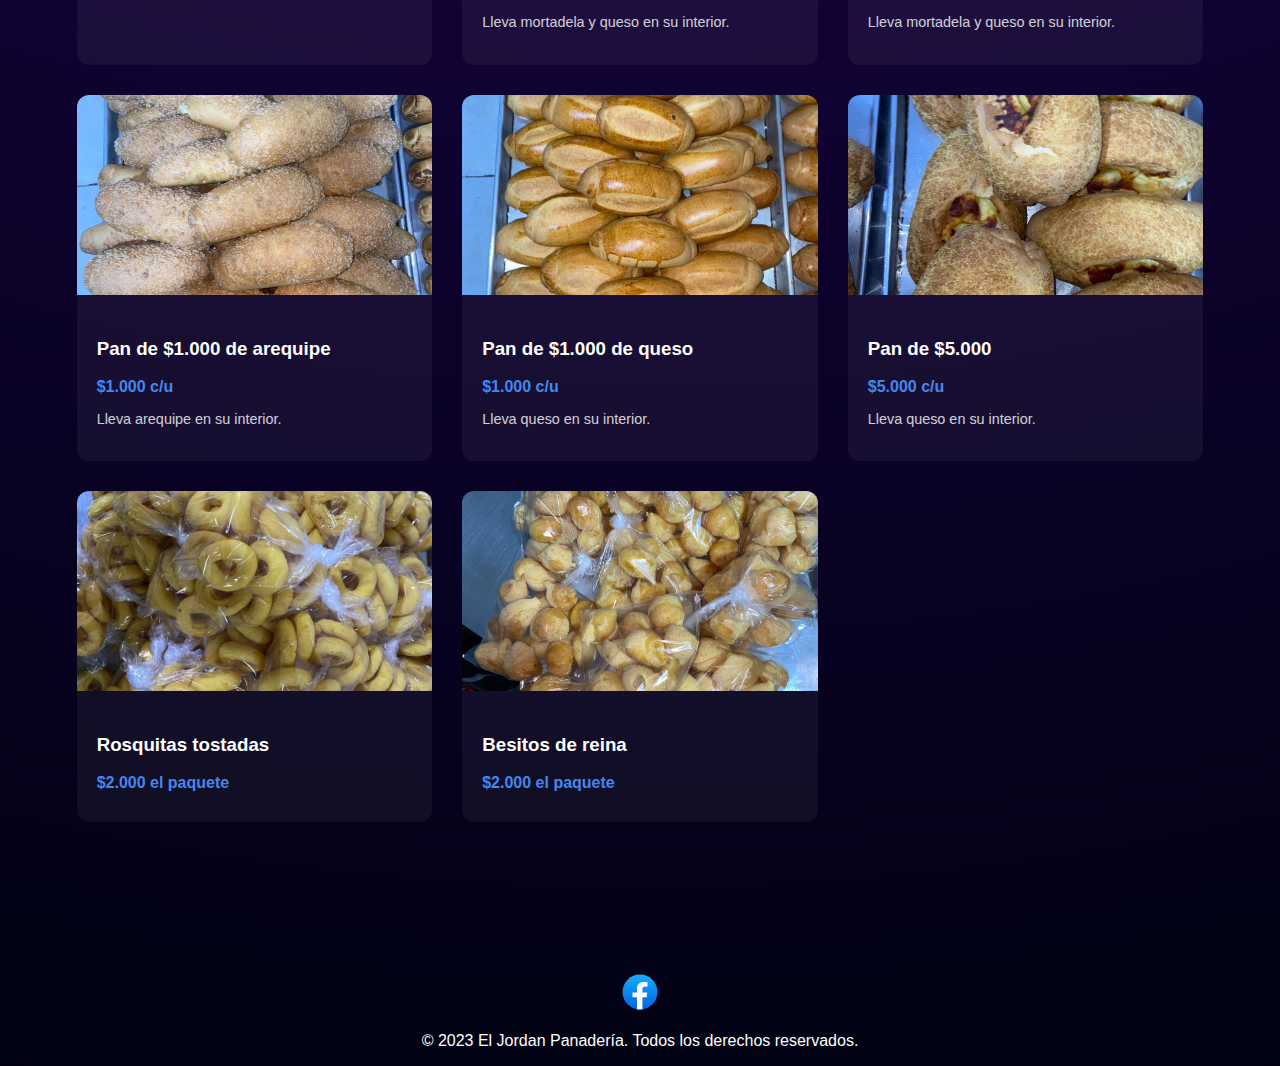
<file: src/panes.html>
<!DOCTYPE html>
<html lang="es">
<head>
    <!-- Mismo head que index.html -->
    <meta charset="UTF-8">
    <meta name="viewport" content="width=device-width, initial-scale=1.0">
    <title>Panes | El Jordan Panadería</title>
    <link rel="stylesheet" href="../style.css">
    <link rel="icon" href="../img/logo-pana.jpg" type="image" class="favicon">
</head>
<body>
    <!-- Mismo header y menú -->
    <header class="header">
        <div class="logo-icon-container">
            <img class="logo-header" src="../img/download-svgrepo-com.svg" alt="logo" >
        </div>
        <div class="logo-icon-container">
            <a href="../index.html"><img class="logo-header logo-central" src="../img/logoPanaSinFondo.webp" alt="logo" ></a>
        </div>
        <input type="checkbox" id="menu-toggle" class="menu-toggle">
        <label for="menu-toggle" class="menu-icon" role="button">
            <img src="../img/menu.svg" alt="menu-icon" class="menu-icon__img">
        </label>
        <nav class="header-nav">
            <ul class="header-nav-list">
                <li class="header-nav-item"><a href="#">PANES</a></li>
                <li class="header-nav-item"><a href="../src/bebidas-frias.html">BEBIDAS FRIAS</a></li>
                <li class="header-nav-item"><a href="../src/bebidas calientes/">BEBIDAS CALIENTES</a></li>
                <li class="header-nav-item"><a href="../src/snacks.html">SNACKS</a></li>
                <li class="header-nav-item"><a href="../src/postres.html">POSTRES</a></li>
                <li class="header-nav-item"><a href="../src/huevos-al-gusto.html">HUEVOS AL GUSTO</a></li>
            </ul>
        </nav>
    </header>

    <main class="category-main">
        <a href="../index.html"><img src="../img/logoPanaSinFondo.webp" alt="hero-image" class="logoPana"></a>
        <h1 class="category-title">PANES</h1>
        <section class="filters">
            <h2 class="filters__title">Filtrar por:</h2>
            <div class="filters__container">
                <!-- Botones de filtro -->
                <button class="filter-btn active" data-filter="all">Todos</button>
                <button class="filter-btn" data-filter="dulce">Panes dulces</button>
                <button class="filter-btn" data-filter="salado">Panes salados</button>
                <button class="filter-btn" data-filter="queso">De queso</button>
                <button class="filter-btn" data-filter="1000">De $1.000</button>
                <button class="filter-btn" data-filter="2000">De $2.000</button>
                <button class="filter-btn" data-filter="400">De $400</button>
                <button class="filter-btn" data-filter="500">De $500</button>
            </div>
        </section>

        <div class="category-grid">
            <!-- Ejemplo de producto -->
            <article class="product-card" data-category="dulce 1000">
                <img src="../src/panes/croissant_origen.webp_1.webp" alt="Croissant" class="product-image">
                <div class="product-info">
                    <h3>Croissant</h3>
                    <p class="product-price">$1.000 c/u</p>
                    <p class="product-desc">Con delicioso queso y bocadillo en su interior.</p>
                </div>
            </article>
            <article class="product-card" data-category="queso 1000">
                <img src="../src/panes/almohabana.webp" alt="Pan almohabana" class="product-image">
                <div class="product-info">
                    <h3>Almohabana</h3>
                    <p class="product-price">$1.000 c/u</p>
                    <p class="product-desc">Sabrosa y esponjosa.</p>
                </div>
            </article>
            <article class="product-card" data-category="queso 1000">
                <img src="../src/panes/bunuelo.webp" alt="Pan Buñuelo" class="product-image">
                <div class="product-info">
                    <h3>Buñuelo</h3>
                    <p class="product-price">$1.000 c/u</p>
                    <p class="product-desc">Crujiente por fuera y esponjoso por dentro.</p>
                </div>
            </article>
            <article class="product-card" data-category="queso 1000">
                <img src="../src/panes/pan de bono.webp" alt="Pan de bono" class="product-image">
                <div class="product-info">
                    <h3>Pan de bono</h3>
                    <p class="product-price">$1.000 c/u</p>
                    <p class="product-desc">rico y suave pan de bono.</p>
                </div>
            </article>
            </article>
            <article class="product-card" data-category="queso 1000">
                <img src="../src/panes/pan-de-yuca.webp" alt="Pan yuca" class="product-image">
                <div class="product-info">
                    <h3>Pan de yuca</h3>
                    <p class="product-price">$1.000 c/u</p>
                    <p class="product-desc">delicioso pan hecho con almidon de yuca.</p>
                </div>
            </article>
            <article class="product-card" data-category="queso">
                <img src="../src/panes/maiz.webp" alt="pan de maiz" class="product-image">
                <div class="product-info">
                    <h3>Rosquitas de maiz</h3>
                    <p class="product-price">$300 c/u</p>
                    <p class="product-desc">exquisitas rosquitas de maiz.</p>
                </div>
            </article>
            <article class="product-card" data-category="dulce 2000">
                <img src="../src/panes/dona.webp" alt="dona" class="product-image">
                <div class="product-info">
                    <h3>Donas</h3>
                    <p class="product-price">$2.000 c/u</p>
                    <p class="product-desc">donas recubiertas con chocolate o glaceado.</p>
                </div>
            </article>
            <article class="product-card" data-category="dulce">
                <img src="../src/panes/peras.webp" alt="pera" class="product-image">
                <div class="product-info">
                    <h3>Peras</h3>
                    <p class="product-price">$1.500 c/u</p>
                    <p class="product-desc">galleta recubierta de crema y coco.</p>
                </div>
            </article>
            <article class="product-card" data-category="dulce 400">
                <img src="../src/panes/roscones-400.webp" alt="roscon-400" class="product-image">
                <div class="product-info">
                    <h3>Roscon de 400</h3>
                    <p class="product-price">$400 c/u</p>
                    <p class="product-desc">pan con bocadillo y azucar encima.</p>
                </div>
            </article>
            <article class="product-card" data-category="dulce 2000">
                <img src="../src/panes/roscon-2000.webp" alt="roscon-2000" class="product-image">
                <div class="product-info">
                    <h3>Roscon de 2.000</h3>
                    <p class="product-price">$2.000 c/u</p>
                    <p class="product-desc">pan con bocadillo y queso rayado encima.</p>
                </div>
            </article>
            <article class="product-card" data-category="dulce 400">
                <img src="../src/panes/mojicon.webp" alt="mojicon" class="product-image">
                <div class="product-info">
                    <h3>Mojicon</h3>
                    <p class="product-price">$400 c/u</p>
                    <p class="product-desc">pan con bocadillo.</p>
                </div>
            </article>
            <article class="product-card" data-category="dulce">
                <img src="../src/panes/cubanos.webp" alt="cubano" class="product-image">
                <div class="product-info">
                    <h3>Cubanos</h3>
                    <p class="product-price">$1.500 c/u</p>
                    <p class="product-desc">pan con queso y arequipe recubierto de azucar.</p>
                </div>
            </article>
            <article class="product-card" data-category="dulce 500">
                <img src="../src/panes/liberales.webp" alt="liberales" class="product-image">
                <div class="product-info">
                    <h3>Liberales </h3>
                    <p class="product-price">$500 c/u</p>
                    <p class="product-desc">galleta con mantequilla recubierta de azucar.</p>
                </div>
            </article>
            <article class="product-card" data-category="dulce">
                <img src="../src/panes/churros.webp" alt="churros" class="product-image">
                <div class="product-info">
                    <h3>Churros </h3>
                    <p class="product-price">$1.500 c/u</p>
                    <p class="product-desc">churros con arequipe y queso.</p>
                </div>
            </article>
            <article class="product-card" data-category="salado 2000">
                <img src="../src/panes/palitos.webp" alt="palitos" class="product-image">
                <div class="product-info">
                    <h3>Palitos </h3>
                    <p class="product-price">$2.000 el paquete</p>
                    <p class="product-desc">paquete de palitos tostados.</p>
                </div>
            </article>
            <article class="product-card" data-category="400">
                <img src="../src/panes/pan-leche.webp" alt="pan-leche" class="product-image">
                <div class="product-info">
                    <h3>Pan leche </h3>
                    <p class="product-price">$400 el c/u</p>
                    <p class="product-desc">hecho con leche.</p>
                </div>
            </article>
            <article class="product-card" data-category="500">
                <img src="../src/panes/pinochas.webp" alt="pinocha" class="product-image">
                <div class="product-info">
                    <h3>Pinochas </h3>
                    <p class="product-price">$500 c/u</p>
                    <p class="product-desc">con quesito molido por dentro.</p>
                </div>
            </article>
            <article class="product-card" data-category="dulce 1000">
                <img src="../src/panes/chicharrones.webp" alt="chicharrones" class="product-image">
                <div class="product-info">
                    <h3>Chicharrones </h3>
                    <p class="product-price">$1.000 c/u</p>
                    <p class="product-desc">crocante y con bocadillo en su interior.</p>
                </div>
            </article>
            <article class="product-card" data-category="400">
                <img src="../src/panes/pan-liso.webp" alt="pan-liso" class="product-image">
                <div class="product-info">
                    <h3>Pan liso </h3>
                    <p class="product-price">$400 c/u</p>
                </div>
            </article>
            <article class="product-card" data-category="500">
                <img src="../src/panes/pan-rollo.webp" alt="pan-rollo" class="product-image">
                <div class="product-info">
                    <h3>Pan rollo </h3>
                    <p class="product-price">$500 c/u</p>
                </div>
            </article>
            <article class="product-card" data-category="400">
                <img src="../src/panes/pan-coco.webp" alt="pan-coco" class="product-image">
                <div class="product-info">
                    <h3>Pan coco </h3>
                    <p class="product-price">$400 c/u</p>
                    <p class="product-desc">Lleva coco.</p>
                </div>
            </article>
            <article class="product-card" data-category="500">
                <img src="../src/panes/quesillo.webp" alt="pan-quesillo" class="product-image">
                <div class="product-info">
                    <h3>Quesillo (cuadrado) </h3>
                    <p class="product-price">$500 c/u</p>
                    <p class="product-desc">Lleva queso en su interior.</p>
                </div>
            </article>
            <article class="product-card" data-category="400">
                <img src="../src/panes/tolima.webp" alt="tolima" class="product-image">
                <div class="product-info">
                    <h3>Tolima (mantequilla)</h3>
                    <p class="product-price">$400 c/u</p>
                </div>
            </article>
            <article class="product-card" data-category="400">
                <img src="../src/panes/calentano.webp" alt="calentano" class="product-image">
                <div class="product-info">
                    <h3>Calentano </h3>
                    <p class="product-price">$400 c/u</p>
                </div>
            </article>
            <article class="product-card" data-category="dulce salado 400">
                <img src="../src/panes/agridulce.webp" alt="agridulce" class="product-image">
                <div class="product-info">
                    <h3>Agridulce </h3>
                    <p class="product-price">$400 c/u</p>
                </div>
            </article>
            <article class="product-card" data-category="400">
                <img src="../src/panes/costeno.webp" alt="conteno" class="product-image">
                <div class="product-info">
                    <h3>Costeño </h3>
                    <p class="product-price">$400 c/u</p>
                    <p class="product-desc">Lleva arequipe en su interior.</p>
                </div>
            </article>
            <article class="product-card" data-category="400">
                <img src="../src/panes/pan-queso.webp" alt="pecoso" class="product-image">
                <div class="product-info">
                    <h3>Pan queso (Pecoso) </h3>
                    <p class="product-price">$400 c/u</p>
                </div>
            </article>
            <article class="product-card" data-category="1000">
                <img src="../src/panes/tostadas.webp" alt="tostadas" class="product-image">
                <div class="product-info">
                    <h3>Tostadas (calados) </h3>
                    <p class="product-price">$1.000 el paquete </p>
                </div>
            </article>
            <article class="product-card" data-category="2000">
                <img src="../src/panes/mortadela-2.webp" alt="mortadela-2000" class="product-image">
                <div class="product-info">
                    <h3>Pan de $2.000 mortadela </h3>
                    <p class="product-price">$2.000 c/u </p>
                    <p class="product-desc">Lleva mortadela y queso en su interior.</p>
                </div>
            </article>
            <article class="product-card" data-category="1000">
                <img src="../src/panes/mortadela-1.webp" alt="mortadela-1000" class="product-image">
                <div class="product-info">
                    <h3>Pan de $1.000 mortadela </h3>
                    <p class="product-price">$1.000 c/u </p>
                    <p class="product-desc">Lleva mortadela y queso en su interior.</p>
                </div>
            </article>
            <article class="product-card" data-category="1000">
                <img src="../src/panes/arequipe-1.webp" alt="arequipe-1000" class="product-image">
                <div class="product-info">
                    <h3>Pan de $1.000 de arequipe </h3>
                    <p class="product-price">$1.000 c/u </p>
                    <p class="product-desc">Lleva arequipe en su interior.</p>
                </div>
            </article>
            <article class="product-card" data-category="1000">
                <img src="../src/panes/pan-de-1-queso.webp" alt="pan-1000" class="product-image">
                <div class="product-info">
                    <h3>Pan de $1.000 de queso </h3>
                    <p class="product-price">$1.000 c/u </p>
                    <p class="product-desc">Lleva queso en su interior.</p>
                </div>
            </article>
            <article class="product-card" data-category="5000">
                <img src="../src/panes/pan-de-5.webp" alt="pan-5000" class="product-image">
                <div class="product-info">
                    <h3>Pan de $5.000 </h3>
                    <p class="product-price">$5.000 c/u </p>
                    <p class="product-desc">Lleva queso en su interior.</p>
                </div>
            </article>
            <article class="product-card" data-category="queso 2000">
                <img src="../src/panes/roscas-tostadas.webp" alt="rocas-tostadas" class="product-image">
                <div class="product-info">
                    <h3>Rosquitas tostadas </h3>
                    <p class="product-price">$2.000 el paquete</p>
                </div>
            </article>
            <article class="product-card" data-category="2000">
                <img src="../src/panes/besitos.webp" alt="besitos" class="product-image">
                <div class="product-info">
                    <h3>Besitos de reina </h3>
                    <p class="product-price">$2.000 el paquete</p>
                </div>
            </article>
            <!-- Repetir para otros productos -->
        </div>
    </main>

    <!-- Mismo footer -->
    <footer class="footer">
        <div class="footer__container">
            <div class="footer__social-media">
                <a href="https://www.facebook.com/Panaderiaeljordanpitalito?mibextid=wwXIfr" class="footer__social-icon"><img src="../img/facebook.svg" alt="facebook" class="icon-facebook"></a>
            </div>
            <p class="footer__text">© 2023 El Jordan Panadería. Todos los derechos reservados.</p>
        </div>
    </footer>
    <script src="../src/js/filter.js"></script>
    <script src="../src/js/blank.js"></script>
</body>
</html>
</file>
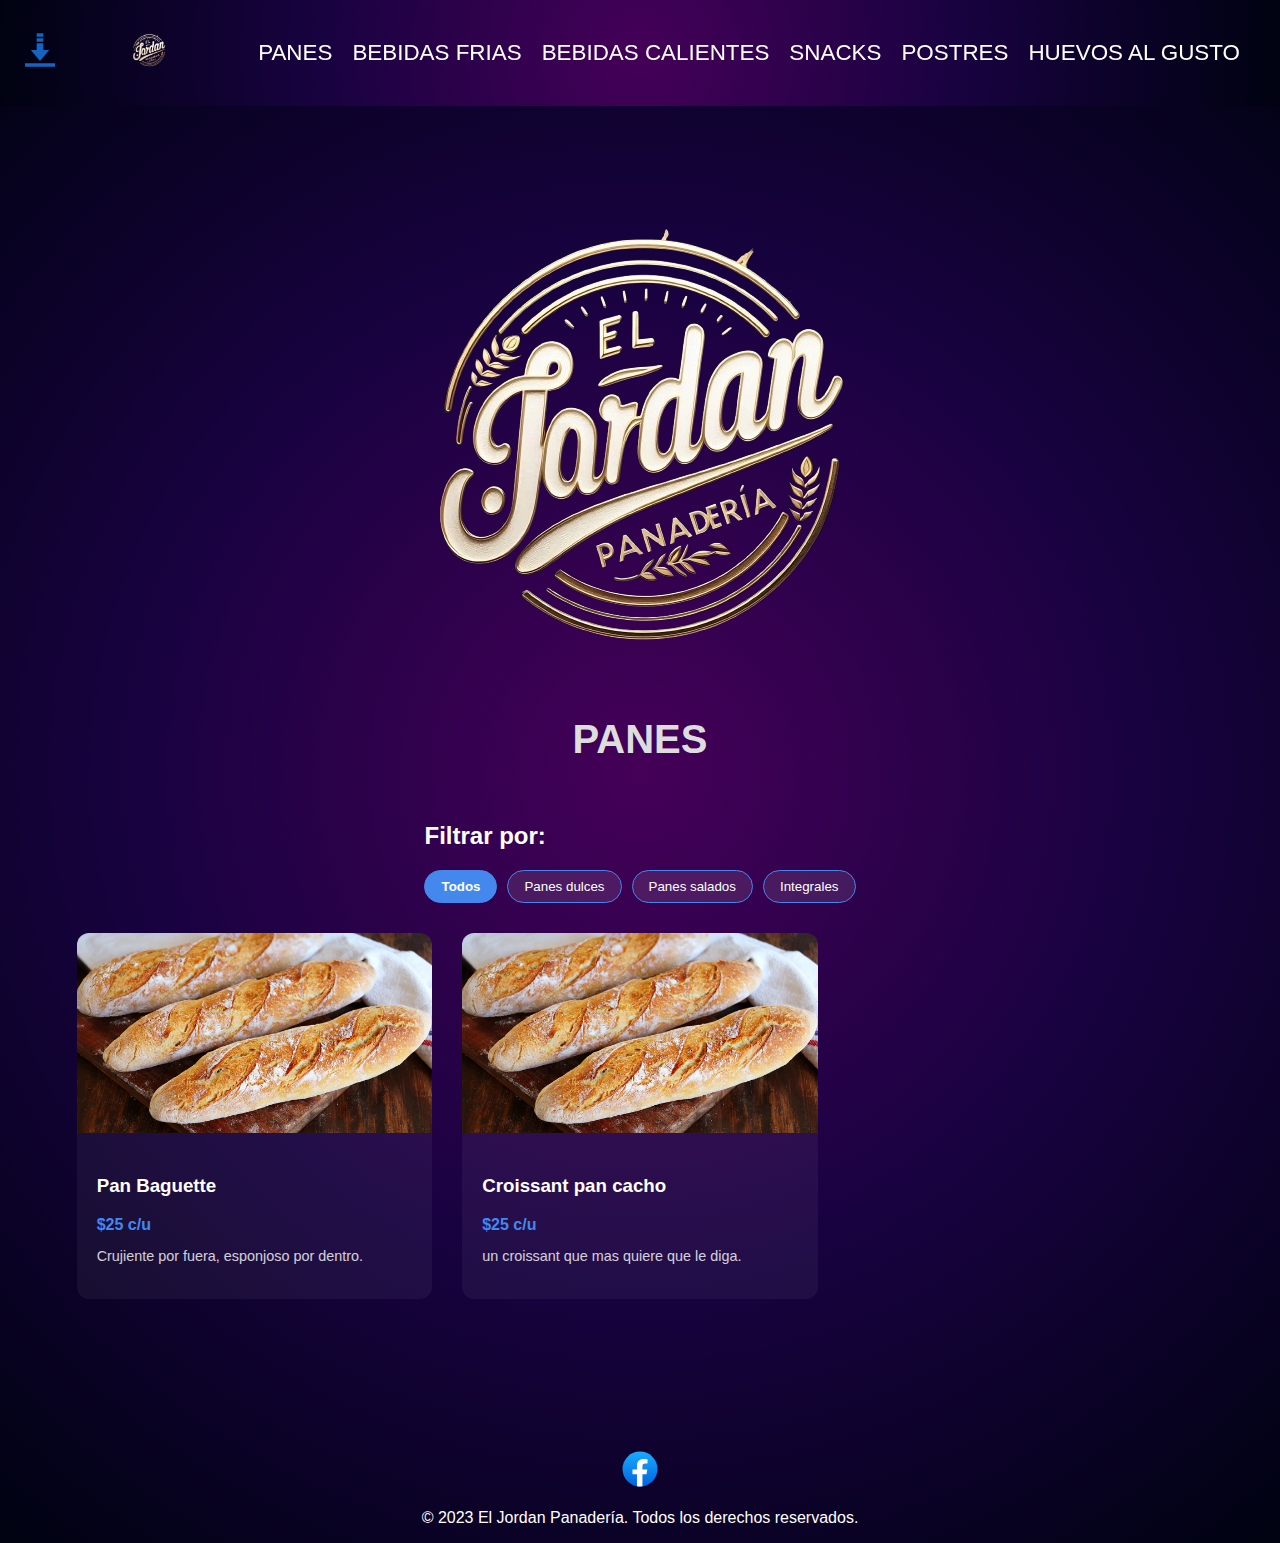
<file: src/postres.html>
<!DOCTYPE html>
<html lang="es">
<head>
    <!-- Mismo head que index.html -->
    <meta charset="UTF-8">
    <meta name="viewport" content="width=device-width, initial-scale=1.0">
    <title>Panes | El Jordan Panadería</title>
    <link rel="stylesheet" href="../style.css">
    <link rel="icon" href="../img/logo-pana.jpg" type="image" class="favicon">
</head>
<body>
    <!-- Mismo header y menú -->
    <header class="header">
        <div class="logo-icon-container">
            <img class="logo-header" src="../img/download-svgrepo-com.svg" alt="logo" >
        </div>
        <div class="logo-icon-container">
            <a href="../index.html"><img class="logo-header logo-central" src="../img/logoPanaSinFondo.webp" alt="logo" ></a>
        </div>
        <input type="checkbox" id="menu-toggle" class="menu-toggle">
        <label for="menu-toggle" class="menu-icon" role="button">
            <img src="../img/menu.svg" alt="menu-icon" class="menu-icon__img">
        </label>
        <nav class="header-nav">
            <ul class="header-nav-list">
                <li class="header-nav-item"><a href="#">PANES</a></li>
                <li class="header-nav-item"><a href="#portfolio">BEBIDAS FRIAS</a></li>
                <li class="header-nav-item"><a href="#portfolio">BEBIDAS CALIENTES</a></li>
                <li class="header-nav-item"><a href="#contact">SNACKS</a></li>
                <li class="header-nav-item"><a href="#contact">POSTRES</a></li>
                <li class="header-nav-item"><a href="#contact">HUEVOS AL GUSTO</a></li>
            </ul>
        </nav>
    </header>

    <main class="category-main">
        <a href="../index.html"><img src="../img/logoPanaSinFondo.webp" alt="hero-image" class="logoPana"></a>
        <h1 class="category-title">PANES</h1>
        <section class="filters">
            <h2 class="filters__title">Filtrar por:</h2>
            <div class="filters__container">
                <!-- Botones de filtro -->
                <button class="filter-btn active" data-filter="all">Todos</button>
                <button class="filter-btn" data-filter="dulce">Panes dulces</button>
                <button class="filter-btn" data-filter="salado">Panes salados</button>
                <button class="filter-btn" data-filter="integral">Integrales</button>
            </div>
        </section>

        <div class="category-grid">
            <!-- Ejemplo de producto -->
            <article class="product-card" data-category="salado">
                <img src="../img/pan-baguette-casero.webp" alt="Pan Baguette" class="product-image">
                <div class="product-info">
                    <h3>Pan Baguette</h3>
                    <p class="product-price">$25 c/u</p>
                    <p class="product-desc">Crujiente por fuera, esponjoso por dentro.</p>
                </div>
            </article>
            <article class="product-card" data-category="dulce">
                <img src="../img/pan-baguette-casero.webp" alt="Pan Baguette" class="product-image">
                <div class="product-info">
                    <h3>Croissant pan cacho</h3>
                    <p class="product-price">$25 c/u</p>
                    <p class="product-desc">un croissant que mas quiere que le diga.</p>
                </div>
            </article>
            <!-- Repetir para otros productos -->
        </div>
    </main>

    <!-- Mismo footer -->
    <footer class="footer">
        <div class="footer__container">
            <div class="footer__social-media">
                <a href="https://www.facebook.com/Panaderiaeljordanpitalito?mibextid=wwXIfr" class="footer__social-icon"><img src="../img/facebook.svg" alt="facebook" class="icon-facebook"></a>
            </div>
            <p class="footer__text">© 2023 El Jordan Panadería. Todos los derechos reservados.</p>
        </div>
    </footer>
    <script src="../src/js/filter.js"></script>
    <script src="../src/js/blank.js"></script>
</body>
</html>
</file>
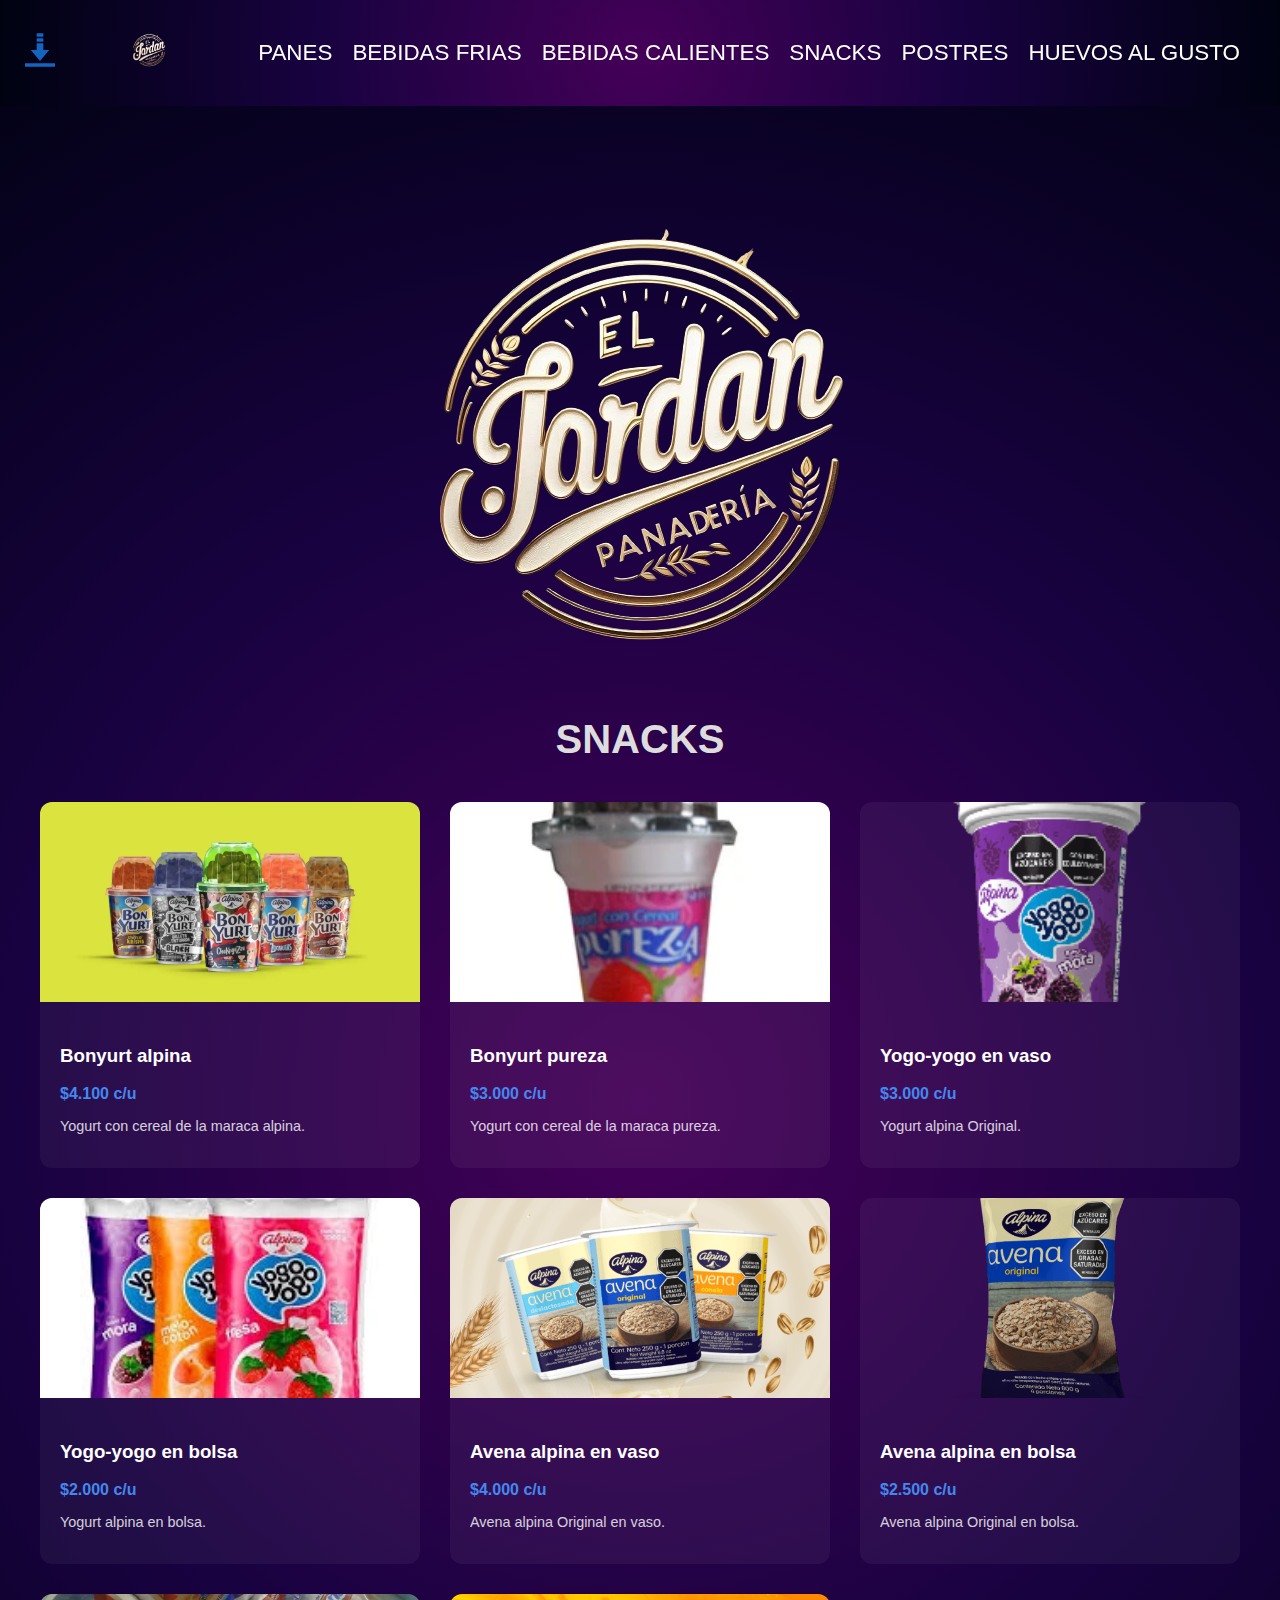
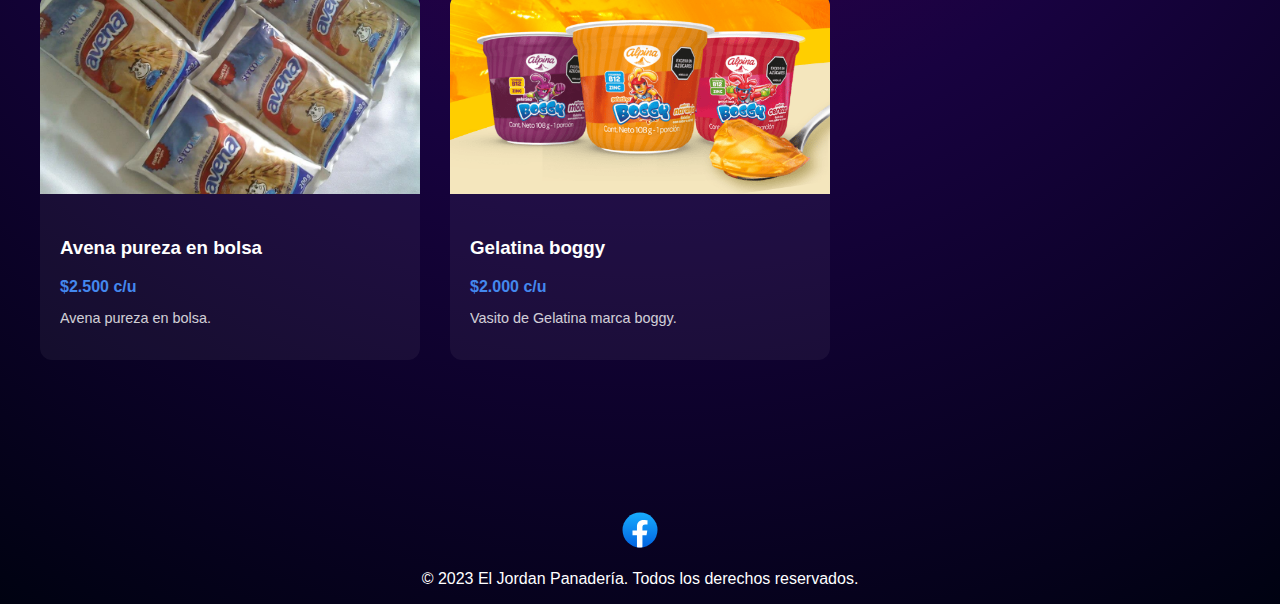
<file: src/snacks.html>
<!DOCTYPE html>
<html lang="es">
<head>
    <!-- Mismo head que index.html -->
    <meta charset="UTF-8">
    <meta name="viewport" content="width=device-width, initial-scale=1.0">
    <title>SNACKS | El Jordan Panadería</title>
    <link rel="stylesheet" href="../style.css">
    <link rel="icon" href="../img/logo-pana.jpg" type="image" class="favicon">
</head>
<body>
    <!-- Mismo header y menú -->
    <header class="header">
        <div class="logo-icon-container">
            <img class="logo-header" src="../img/download-svgrepo-com.svg" alt="logo" >
        </div>
        <div class="logo-icon-container">
            <a href="../index.html"><img class="logo-header logo-central" src="../img/logoPanaSinFondo.webp" alt="logo" ></a>
        </div>
        <input type="checkbox" id="menu-toggle" class="menu-toggle">
        <label for="menu-toggle" class="menu-icon" role="button">
            <img src="../img/menu.svg" alt="menu-icon" class="menu-icon__img">
        </label>
        <nav class="header-nav">
            <ul class="header-nav-list">
                <li class="header-nav-item"><a href="../src/panes.html">PANES</a></li>
                <li class="header-nav-item"><a href="../src/bebidas-frias.html">BEBIDAS FRIAS</a></li>
                <li class="header-nav-item"><a href="../src/bebidas-calientes.html">BEBIDAS CALIENTES</a></li>
                <li class="header-nav-item"><a href="#">SNACKS</a></li>
                <li class="header-nav-item"><a href="../src/postres.html">POSTRES</a></li>
                <li class="header-nav-item"><a href="../src/huevos-al-gusto.html">HUEVOS AL GUSTO</a></li>
            </ul>
        </nav>
    </header>

    <main class="category-main">
        <a href="../index.html"><img src="../img/logoPanaSinFondo.webp" alt="hero-image" class="logoPana"></a>
        <h1 class="category-title">SNACKS</h1>
        <div class="category-grid">
            <!-- Ejemplo de producto -->
            <article class="product-card">
                <img src="../src/snacks/bonyurt.webp" alt="Bonyurt" class="product-image">
                <div class="product-info">
                    <h3>Bonyurt alpina</h3>
                    <p class="product-price">$4.100 c/u</p>
                    <p class="product-desc">Yogurt con cereal de la maraca alpina.</p>
                </div>
            </article>
            <article class="product-card">
                <img src="../src/snacks/bonyurt-pureza.webp" alt="Bonyurt-pureza" class="product-image">
                <div class="product-info">
                    <h3>Bonyurt pureza</h3>
                    <p class="product-price">$3.000 c/u</p>
                    <p class="product-desc">Yogurt con cereal de la maraca pureza.</p>
                </div>
            </article>
            <article class="product-card">
                <img src="../src/snacks/yogo-yogo-vaso-.webp" alt="yogo-yogo-vaso" class="product-image">
                <div class="product-info">
                    <h3>Yogo-yogo en vaso</h3>
                    <p class="product-price">$3.000 c/u</p>
                    <p class="product-desc">Yogurt alpina Original.</p>
                </div>
            </article>
            <article class="product-card">
                <img src="../src/snacks/yogoyogo bolsa.webp" alt="yogo-yogo-bolsa" class="product-image">
                <div class="product-info">
                    <h3>Yogo-yogo en bolsa</h3>
                    <p class="product-price">$2.000 c/u</p>
                    <p class="product-desc">Yogurt alpina en bolsa.</p>
                </div>
            </article>
            <article class="product-card">
                <img src="../src/snacks/avena.webp" alt="avena-alpina" class="product-image">
                <div class="product-info">
                    <h3>Avena alpina en vaso</h3>
                    <p class="product-price">$4.000 c/u</p>
                    <p class="product-desc">Avena alpina Original en vaso.</p>
                </div>
            </article>
            <article class="product-card">
                <img src="../src/snacks/avena-bolsa.webp" alt="avena-alpina" class="product-image">
                <div class="product-info">
                    <h3>Avena alpina en bolsa</h3>
                    <p class="product-price">$2.500 c/u</p>
                    <p class="product-desc">Avena alpina Original en bolsa.</p>
                </div>
            </article>
            <article class="product-card">
                <img src="../src/snacks/avena-pureza.webp" alt="avena-pureza" class="product-image">
                <div class="product-info">
                    <h3>Avena pureza en bolsa</h3>
                    <p class="product-price">$2.500 c/u</p>
                    <p class="product-desc">Avena pureza en bolsa.</p>
                </div>
            </article>
            <article class="product-card">
                <img src="../src/snacks/gelatinas.webp" alt="gelatina" class="product-image">
                <div class="product-info">
                    <h3>Gelatina boggy</h3>
                    <p class="product-price">$2.000 c/u</p>
                    <p class="product-desc">Vasito de Gelatina marca boggy.</p>
                </div>
            </article>
            <!-- Repetir para otros productos -->
        </div>
    </main>

    <!-- Mismo footer -->
    <footer class="footer">
        <div class="footer__container">
            <div class="footer__social-media">
                <a href="https://www.facebook.com/Panaderiaeljordanpitalito?mibextid=wwXIfr" class="footer__social-icon"><img src="../img/facebook.svg" alt="facebook" class="icon-facebook"></a>
            </div>
            <p class="footer__text">© 2023 El Jordan Panadería. Todos los derechos reservados.</p>
        </div>
    </footer>
    <script src="../src/js/filter.js"></script>
    <script src="../src/js/blank.js"></script>
</body>
</html>
</file>
<file: style.css>
*{
    box-sizing: border-box;
}

body {
    font-family: "Monserrat",sans-serif;
    background: radial-gradient(circle, rgba(69, 0, 88, 1) 0%, rgba(24, 2, 64, 1) 50%, rgba(0, 2, 17, 1) 100%);
    scroll-behavior: smooth;
    overflow-x: hidden;
}

body, ul, label, li, nav, header, footer, div, a {
    margin: 0;
    padding: 0;
}
main, .Portfolio, .form {
    padding-top: 60px; /* Ajusta el valor según la altura real de tu header */
}
.favicon {
    width: 48px;
    height: 48px;
    border-radius: 100%;
}
/* Header section --------------------*/
.header {
    color: #48e;
    background: radial-gradient(circle, rgba(69, 0, 88, 1) 0%, rgba(24, 2, 64, 1) 50%, rgba(0, 2, 17, 1) 100%);
    display: flex;
    justify-content: space-between;
    align-items: center;
    z-index: 10;
    text-align: center;
    font-size: 1.4em;
    position: sticky;
    top: 0;
    width: 100dvw;
}

.logo-header {
    max-width: 100%;
    width: 40px;
    height: 40px;
    margin: 10px 20px;
}
.logo-central {
    transform: translateX(-20px);
    animation: adap-nav both;
    animation-timeline: scroll();
    animation-range: 1% 20%;
}
/* Animación para el logo central */
@keyframes adap-nav {
    0% {
        opacity: 0;
    }
    100% {
        opacity: 1;
    }
}
.menu-icon {
    right: 10px;
    z-index: 50;
}
.menu-icon img {
    max-width: 100%;
    width: 40px;
    height: 40px;
}
.menu-icon:hover img {
    cursor: pointer;
    filter: drop-shadow(5px 5px 20px #48ed);
    transition: all 0.3s ease-in-out;
}
.menu-toggle:checked ~ .menu-icon img {
    filter: drop-shadow(5px 5px 20px #48e);
    transition: all 0.5s;
    transform: rotate(90deg);
}

.menu-toggle {
    display: none;
}

.header-nav {
    opacity: 0;
    pointer-events: none;
    transition: opacity 0.3s;
    display: flex;
    background-color: #fff;
    position: absolute;
    width: 100dvw;
    height: 100dvh;
    top: 0;
    z-index: -1;
}
.menu-toggle:checked ~ .header-nav {
    opacity: 1;
    pointer-events: auto;
}

.header-nav-list {
    display: flex;
    flex-direction: column;
    height: 40dvh;
    margin: auto;
    justify-content: space-evenly;
}
.header-nav-item {
    list-style: none;
}

.header-nav-item a {
    color: inherit; 
    text-decoration: none;
}
.header-nav-item a:hover {
    color: inherit;
    text-decoration: underline;
}

/* Header queries --------------------*/

@media screen and (min-width: 50rem) {
    main, .Portfolio, .form {
    padding-top: 80px;
    }
    .header {
        padding: 20px 0;
        position: sticky;
        width: 100%;
        top: 0;
        color: #fff;
    }
    .header-nav {
        display: flex;
        background-color: initial;
        position: static;
        opacity: 1;              /* <-- Asegura que sea visible */
        pointer-events: auto;    /* <-- Permite interacción */
        transition: none; 
        height: auto;
        width: auto;
        z-index: 1;
    }
    .header-nav-list {
        flex-direction: row;
        justify-content: space-between;
        justify-items: center;
        height: auto;
        width: auto;
        gap: 20px;
        margin-right: 40px;
    }
    .menu-icon {
        display: none;
    }
    .menu-toggle {
        display: none;
    }
}

/* Header ends --------------------*/
/* PROFILE section --------------------*/

.main {
    color: #fff;
    width: 100dvw;
    height: 60dvh;
    justify-content: center;
    align-items: center;
    display: flex;
    flex-direction: column;
    text-align: center;
    margin: 0 auto;
}
.main img {
    max-width: 500px;
    width: 90dvw;
    height: auto;
    border-radius: 100%;
}

/* Profile ends --------------------*/
@media  screen and (min-width: 45rem) {
    .main {
        height: 70dvh;
    }
    .main img {
        width: 40dvw;
    }
    
}


/* PORTFOLIO section --------------------*/

.Portfolio {
    color: #fff;
    min-height: 100dvh;
    display: flex;
    flex-direction: column;
    text-align: center;
    container-type: inline-size;
    container-name: portfolio;
    
}
.Portfolio__title {
    color: #fff;
    font-size: 1.8rem;
    padding: 5px;
    margin-top: 40px;
    font-weight: 600;
}
.Portfolio__project-container {
    display: grid;
    grid-template-columns: 1fr;
    max-width: 1300px;
    margin: auto;
    width: 100%;
    gap: 12px;
    padding: 12px;
    min-height: 90dvh;
}
.Portfolio__project-container a {
    text-decoration: none;
    color: inherit;
}
.Portfolio__project {
    background-position: top;
    background-size: cover;
    border-radius: 8px;
    display: grid;
    place-content: end center;
    height: 20vh;
    padding-bottom: 0%;
}
.Portfolio__project h2 {
    margin-bottom: 0;
    padding: 8px;
}
.Portfolio__project:hover {
    opacity: 0.8;
    outline: #b8c2dfbe solid 2px;
}

#panes {
    background-image: linear-gradient(#0008,#0008), url(./img/panes.webp);
}
#bebidasFrias {
    background-image: linear-gradient(#0008,#0008), url(./img/bebidas\ frias.webp);
    background-position-y: -85px;
}
#bebidasCalientes {
    background-image: linear-gradient(#0008,#0008), url(./img/bebidas\ calientes.webp);
    background-position-y: -35px;
}
#snacks {
    background-image: linear-gradient(#0008,#0008), url(./img/snacks.webp);
}
#postres {
    background-image: linear-gradient(#0008,#0008), url(./img/postres.webp);
    background-position-y: -15px;
}
#huevosAlGusto {
    background-image: linear-gradient(#0008,#0008), url(./img/huevos\ al\ gusto.webp);
    background-size: contain;
}



/* PORTFOLIO queries --------------------*/

@container portfolio (min-width: 45rem) {
    .Portfolio__project {
        height: 25vh;
    }
    .Portfolio__project-container {
        grid-template-columns: repeat(auto-fill, minmax(300px, 1fr));
        max-width: 70dvw;
        gap: 20px;
    }
    .Portfolio__project:first-child {
        grid-area: span 2 / span 2;
    }
    .Portfolio__project:last-child {
        grid-area: span 2 / span 2;
    }
}
@container portfolio (min-width: 60.25rem) {
    .Portfolio__project {
        height: 30vh;
    }
    .Portfolio__project-container {
        grid-template-columns: repeat(auto-fill, minmax(300px, 1fr));
        gap: 20px;
        max-width: 70dvw;

    }
    .Portfolio__project:first-child {
        grid-area: span 2 / span 2;
    }
    .Portfolio__project:nth-child(2) {
        grid-row: span 2;
    }
    .Portfolio__project:nth-child(3) {
        grid-row: span 2;
    }
    .Portfolio__project:last-child {
        grid-area: span 2 / span 2;
    }
}
@container portfolio (min-width: 62.25rem) {
    .Portfolio__project {
        height: 35vh;
    }
    .Portfolio__project-container {
        grid-template-columns: repeat(auto-fill, minmax(400px, 1fr));
        gap: 20px;
        max-width: 70dvw;

    }
    .Portfolio__project:first-child {
        grid-area: span 2 / span 2;
    }
    .Portfolio__project:nth-child(2) {
        grid-row: span 2;
    }
    .Portfolio__project:nth-child(3) {
        grid-row: span 2;
    }
    .Portfolio__project:last-child {
        grid-area: span 2 / span 2;
    }
}


/* SECTION CONTACT -------------------- */


/* SECTION CONTACT ENDS --------------------*/
/* FOOTER section --------------------*/
.footer {
    color: #fff;
    min-height: 10dvh;
    display: flex;
    flex-direction: row;
    text-align: center;
}
.footer__container {
    display: flex;
    flex-direction: column;
    justify-content: space-between;
    margin: 0 auto;
    margin-top: 10vh;
}
.footer__social-media img {
    max-width: 100%;
    width: 40px;
    height: 40px;
    margin-top: 10px;
    
}
.footer__social-media {
    display: flex;
    padding-top: 10px;
    justify-content: space-evenly;
    align-items: center;
}

/* ANIMATIONS --------------------*/

/*------------------- IA------------*/


/* === Estilos para páginas de categoría === */
.category-main {
    color: #fff;
    padding: 80px 20px 40px;
    min-height: 100vh;
    display: flex;
    flex-direction: column;
    justify-content: center;
    align-items: center;
    width: 100dvw;
}
.category-main .logoPana {
    max-width: 500px;
    width: 50dvw;
    height: auto;
    border-radius: 100%;
}

.category-title {
    text-align: center;
    font-size: 2.5rem;
    margin-bottom: 40px;
    color: #ddd;
    text-transform: uppercase;
}

.category-grid {
    display: grid;
    grid-template-columns: repeat(auto-fill, minmax(280px, 1fr));
    gap: 30px;
    max-width: 1200px;
    margin: 0 auto;
}

.product-card {
    background: rgba(255, 255, 255, 0.05);
    border-radius: 12px;
    overflow: hidden;
    transition: transform 0.3s, box-shadow 0.3s;
}

.product-card:hover {
    transform: translateY(-5px);
    box-shadow: 0 10px 20px rgba(72, 136, 238, 0.2);
}

.product-image {
    width: 100%;
    height: 200px;
    object-fit: cover;
}

.product-info {
    padding: 20px;
}

.product-price {
    color: #48e;
    font-weight: bold;
    margin: 10px 0;
}

.product-desc {
    font-size: 0.9rem;
    opacity: 0.8;
}

/* Responsive */
@media (max-width: 768px) {
    .category-grid {
        grid-template-columns: 1fr;
    }
    .footer__container {
        margin-top: 0;
    }
}

/* === Estilos para filtros === */
.filters {
    max-width: 1200px;
    margin: 0 auto 30px;
    padding: 0 20px;
}

.filters__container {
    display: flex;
    gap: 10px;
    flex-wrap: wrap;
}

.filter-btn {
    background: rgba(255, 255, 255, 0.1);
    border: 1px solid #48e;
    color: #fff;
    padding: 8px 16px;
    border-radius: 20px;
    cursor: pointer;
    transition: all 0.3s;
}

.filter-btn:hover {
    background: #48e;
}

.filter-btn.active {
    background: #48e;
    font-weight: bold;
}

/* Ocultar productos no filtrados */
.product-card.hide {
    display: none;
}
</file>
